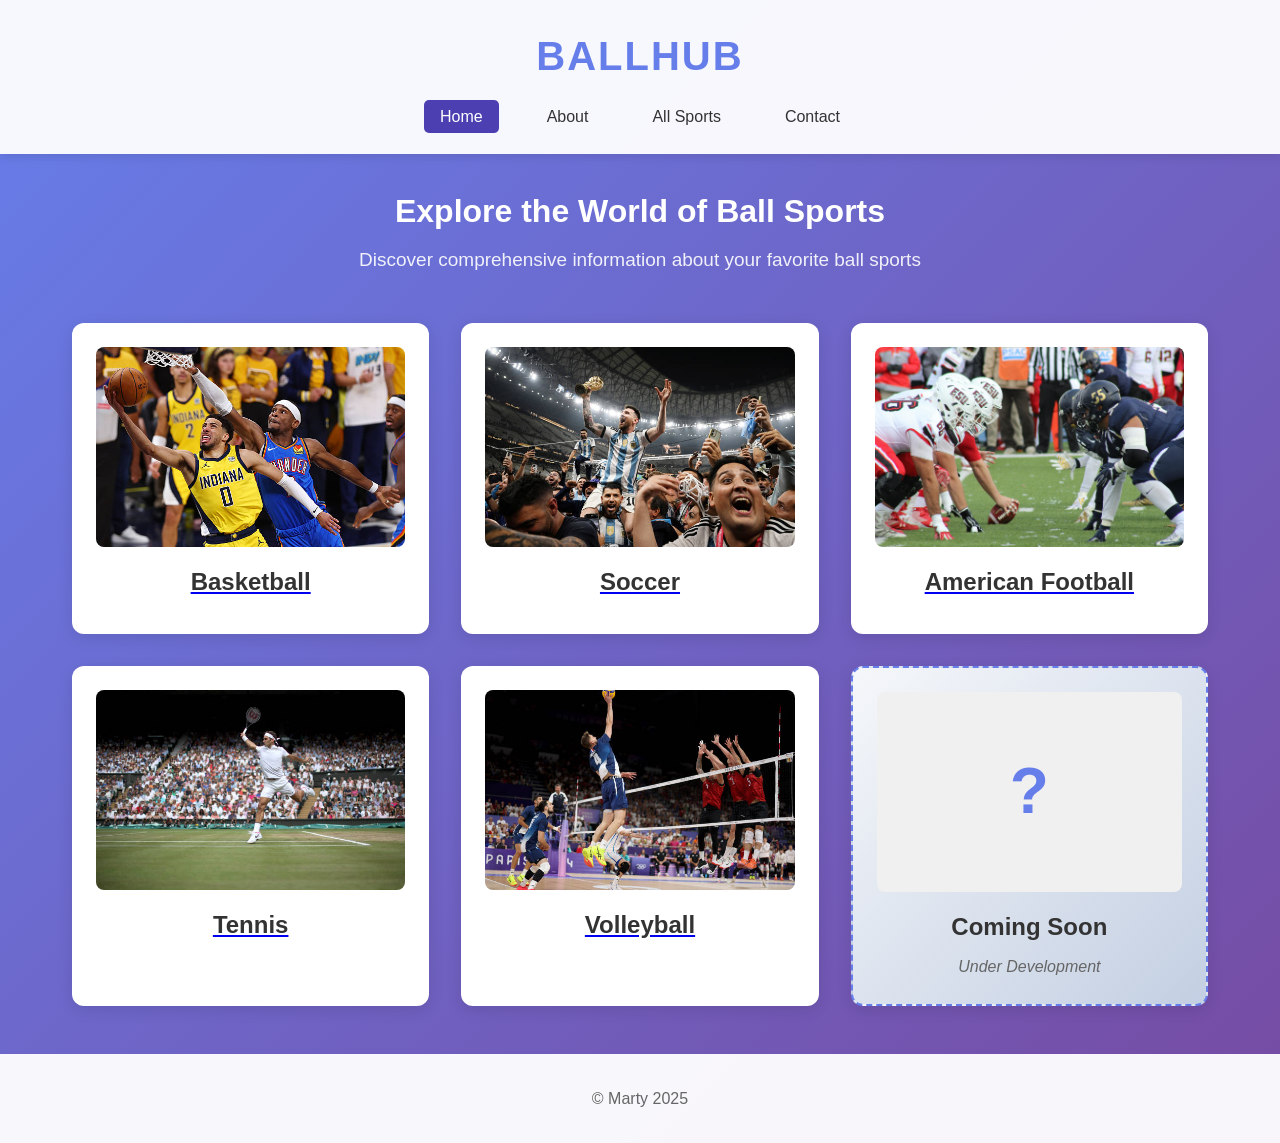
<file: index.html>
<!DOCTYPE html>
<html lang="en">
<head>
    <meta charset="UTF-8">
    <meta name="viewport" content="width=device-width, initial-scale=1.0">
    <title>BallHub - Your Sports Information Hub</title>
    <link rel="stylesheet" href="css/style.css">
</head>
<body>
    
    <a href="#main-content" class="skip-link">Skip to Main Content</a>


    <header>
        <h1 class="site-title">BallHub</h1>
        <nav>
            <ul class="nav-menu">
                <li><a href="index.html" class="active">Home</a></li>
                <li><a href="about.html">About</a></li>
                <li><a href="sports.html">All Sports</a></li>
                <li><a href="contact.html">Contact</a></li>
            </ul>
        </nav>
    </header>

    <main id="main-content">
        <section class="intro">
            <h2>Explore the World of Ball Sports</h2>
            <p>Discover comprehensive information about your favorite ball sports</p>
        </section>

        <section class="sports-grid">
            <article class="sport-card">
                <a href="basketball.html">
                    <div class="sport-image">
                        <img src="image/basketball1.jpg" alt="basketball cover page">
                    </div>
                    <h3>Basketball</h3>
                </a>
            </article>

            <article class="sport-card">
                <a href="soccer.html">
                    <div class="sport-image">
                        <img src="image/soccer2.jpg" alt="soccer cover page">
                    </div>
                    <h3>Soccer</h3>
                </a>
            </article>

            <article class="sport-card">
                <a href="american_football.html">
                    <div class="sport-image">
                        <img src="image/football1.jpg" alt="american football cover page">
                    </div>
                    <h3>American Football</h3>
                </a>
            </article>

            <article class="sport-card">
                <a href="tennis.html">
                    <div class="sport-image">
                        <img src="image/tennis0.jpg" alt="tennis cover page">
                    </div>
                    <h3>Tennis</h3>
                </a>
            </article>

            <article class="sport-card">
                <a href="volleyball.html">
                    <div class="sport-image">
                        <img src="image/volleyball1.jpg" alt="volleyball cover page">
                    </div>
                    <h3>Volleyball</h3>
                </a>
            </article>

            <article class="sport-card coming-soon">
                <div class="sport-image">
                    <div class="placeholder">?</div>
                </div>
                <h3>Coming Soon</h3>
                <p class="dev-note">Under Development</p>
            </article>
        </section>
    </main>

    
    <footer>
        <p>&copy; Marty 2025</p>
    </footer>
    <script src="js/script.js"></script>
</body>
</html>
</file>
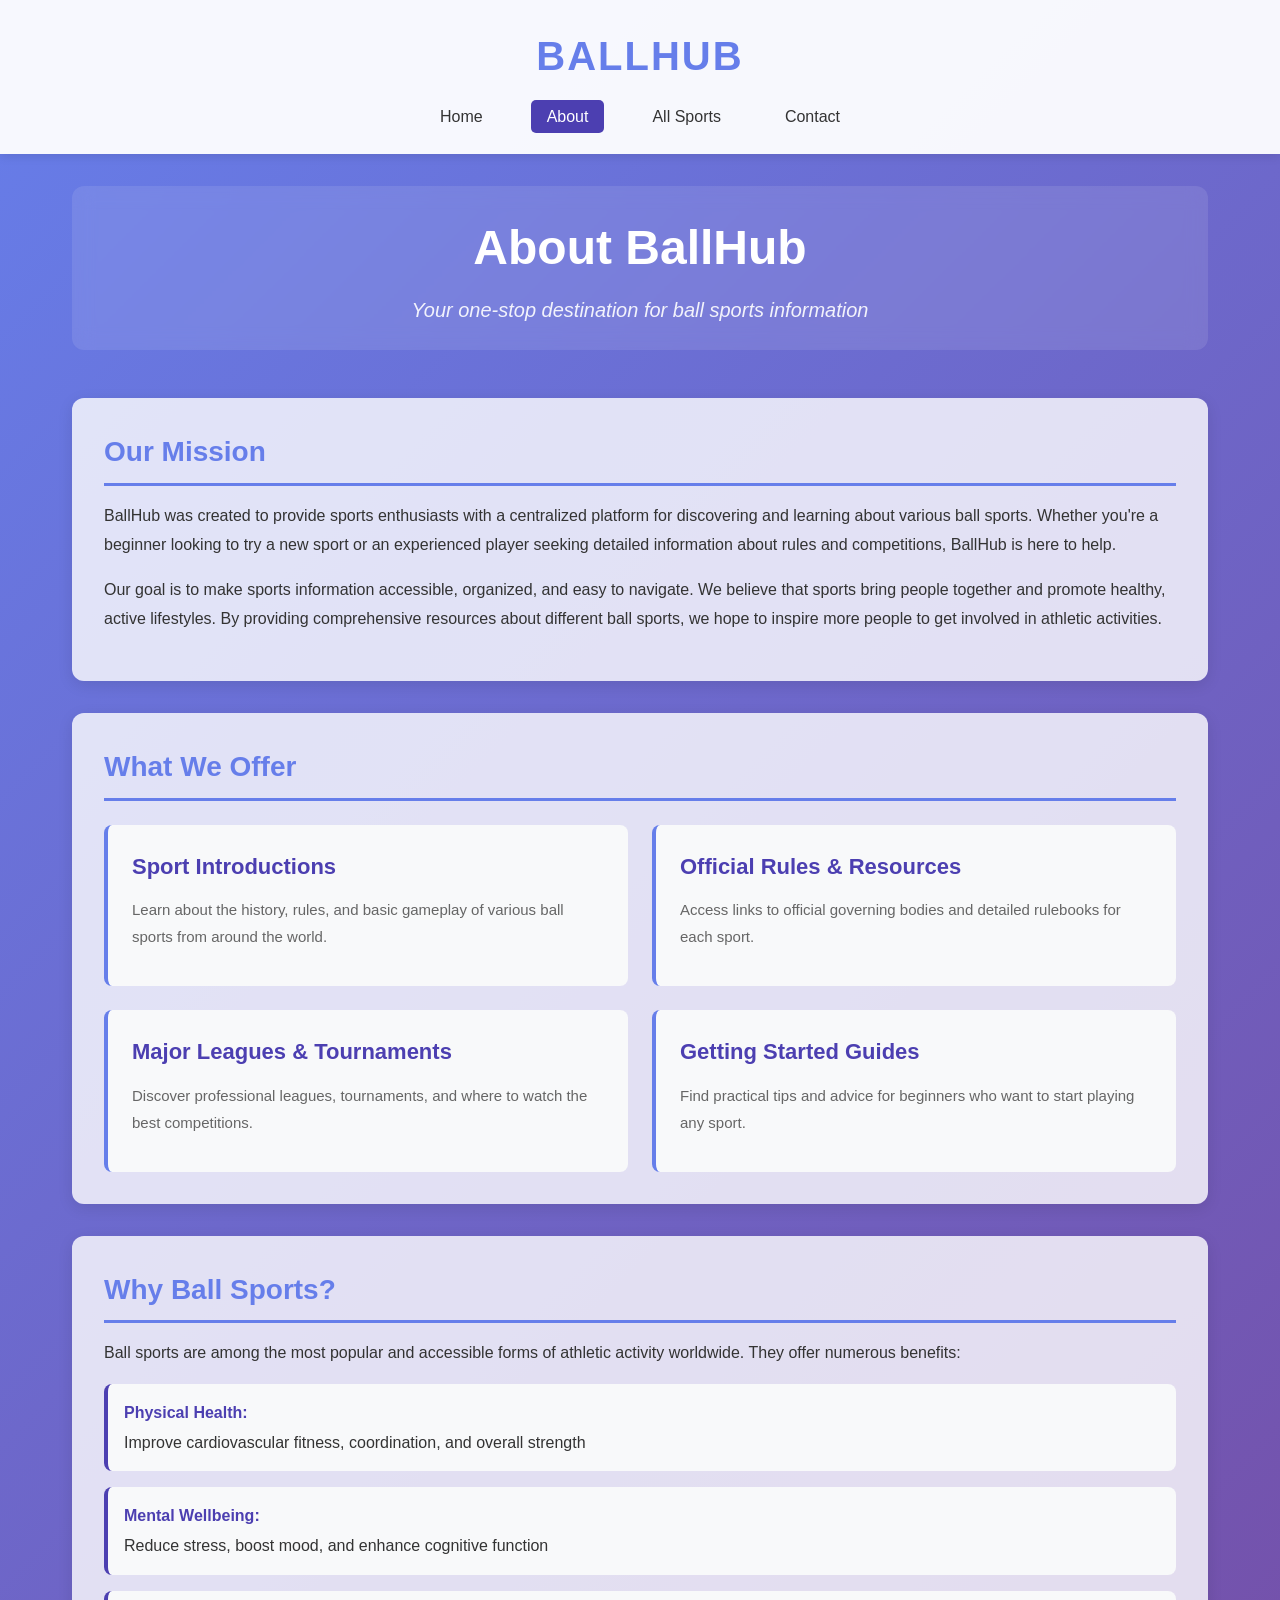
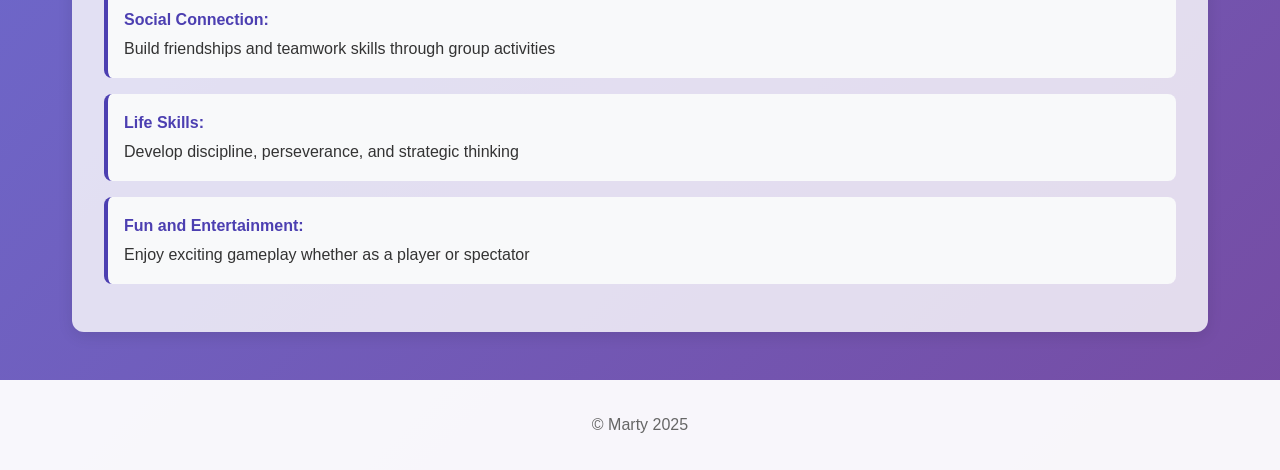
<file: about.html>
<!DOCTYPE html>
<html lang="en">
<head>
    <meta charset="UTF-8">
    <meta name="viewport" content="width=device-width, initial-scale=1.0">
    <title>About - BallHub</title>
    <link rel="stylesheet" href="css/ball.css">
</head>
<body>
    <a href="#main-content" class="skip-link">Skip to Main Content</a>

    <header>
        <h1 class="site-title">BallHub</h1>
        <nav>
            <ul class="nav-menu">
                <li><a href="index.html">Home</a></li>
                <li><a href="about.html" class="active">About</a></li>
                <li><a href="sports.html">All Sports</a></li>
                <li><a href="contact.html">Contact</a></li>
            </ul>
        </nav>
    </header>

    <main id="main-content">
        <section class="page-header">
            <h2>About BallHub</h2>
            <p class="subtitle">Your one-stop destination for ball sports information</p>
        </section>

        <section class="content-section">
            <h3>Our Mission</h3>
            <p>BallHub was created to provide sports enthusiasts with a centralized platform for discovering and learning about various ball sports. Whether you're a beginner looking to try a new sport or an experienced player seeking detailed information about rules and competitions, BallHub is here to help.</p>
            <p>Our goal is to make sports information accessible, organized, and easy to navigate. We believe that sports bring people together and promote healthy, active lifestyles. By providing comprehensive resources about different ball sports, we hope to inspire more people to get involved in athletic activities.</p>
        </section>

        <section class="content-section">
            <h3>What We Offer</h3>
            <div class="leagues-grid">
                <div class="league-card">
                    <h4>Sport Introductions</h4>
                    <p>Learn about the history, rules, and basic gameplay of various ball sports from around the world.</p>
                </div>
                <div class="league-card">
                    <h4>Official Rules & Resources</h4>
                    <p>Access links to official governing bodies and detailed rulebooks for each sport.</p>
                </div>
                <div class="league-card">
                    <h4>Major Leagues & Tournaments</h4>
                    <p>Discover professional leagues, tournaments, and where to watch the best competitions.</p>
                </div>
                <div class="league-card">
                    <h4>Getting Started Guides</h4>
                    <p>Find practical tips and advice for beginners who want to start playing any sport.</p>
                </div>
            </div>
        </section>

        <section class="content-section">
            <h3>Why Ball Sports?</h3>
            <p>Ball sports are among the most popular and accessible forms of athletic activity worldwide. They offer numerous benefits:</p>
            <ul class="tips-list">
                <li><strong>Physical Health:</strong> Improve cardiovascular fitness, coordination, and overall strength</li>
                <li><strong>Mental Wellbeing:</strong> Reduce stress, boost mood, and enhance cognitive function</li>
                <li><strong>Social Connection:</strong> Build friendships and teamwork skills through group activities</li>
                <li><strong>Life Skills:</strong> Develop discipline, perseverance, and strategic thinking</li>
                <li><strong>Fun and Entertainment:</strong> Enjoy exciting gameplay whether as a player or spectator</li>
            </ul>
        </section>

    </main>

    <footer>
        <p>&copy; Marty 2025</p>
    </footer>
    <script src="js/script.js"></script>
</body>
</html>
</file>
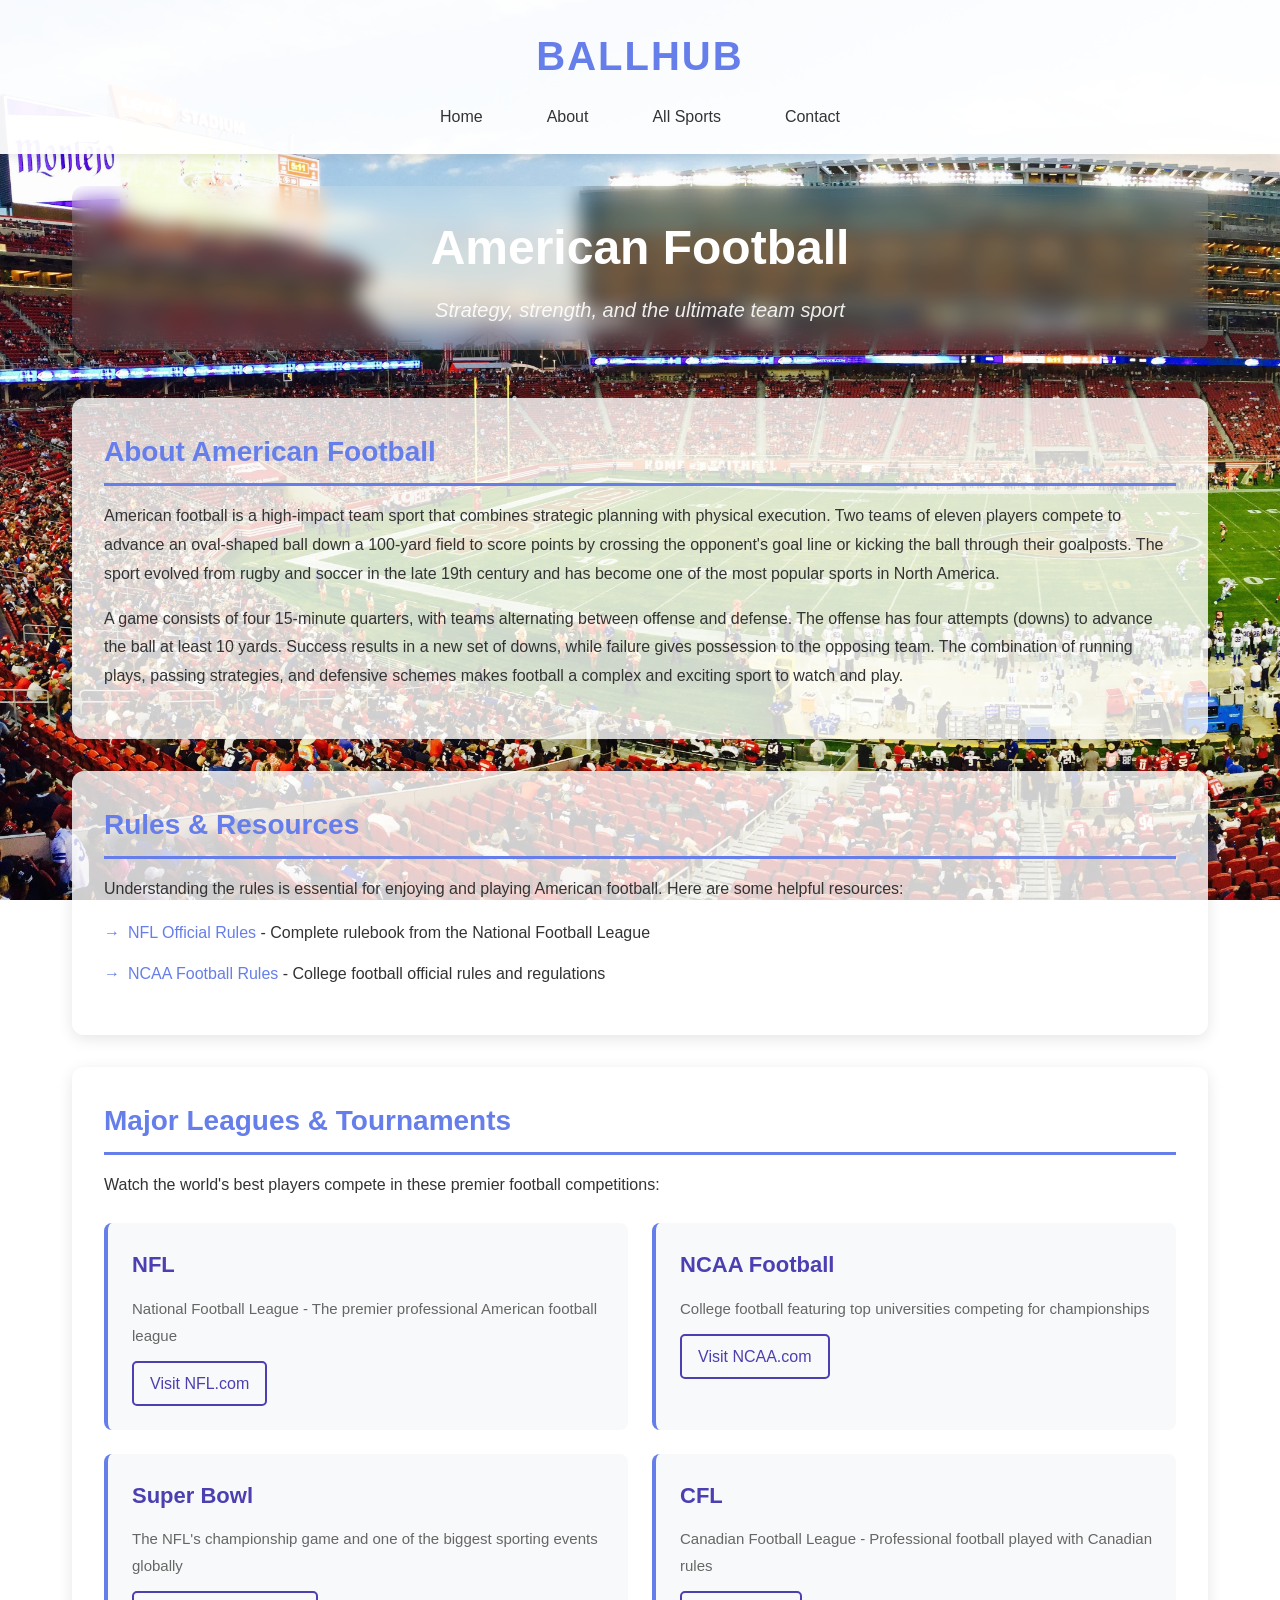
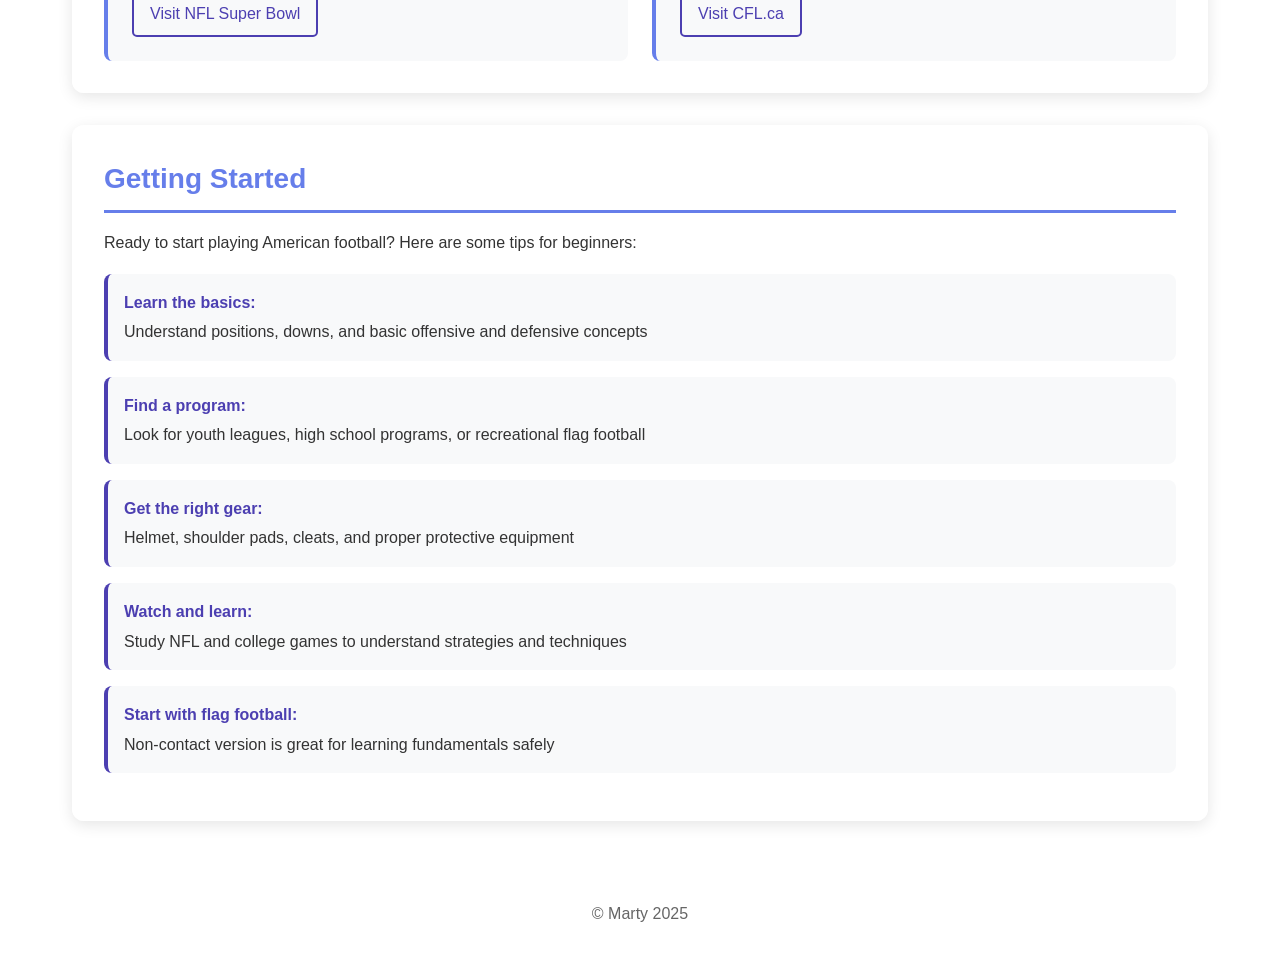
<file: american_football.html>
<!DOCTYPE html>
<html lang="en">
<head>
    <meta charset="UTF-8">
    <meta name="viewport" content="width=device-width, initial-scale=1.0">
    <title>American Football - BallHub</title>
    <link rel="stylesheet" href="css/ball.css">
</head>
<body class="football-page">
    
    <a href="#main-content" class="skip-link">Skip to Main Content</a>

    
    <header>
        <h1 class="site-title">BallHub</h1>
        <nav>
            <ul class="nav-menu">
                <li><a href="index.html">Home</a></li>
                <li><a href="about.html">About</a></li>
                <li><a href="sports.html">All Sports</a></li>
                <li><a href="contact.html">Contact</a></li>
            </ul>
        </nav>
    </header>

    
    <main id="main-content">
        
        <section class="page-header">
            <h2>American Football</h2>
            <p class="subtitle">Strategy, strength, and the ultimate team sport</p>
        </section>

        
        <section class="content-section">
            <h3>About American Football</h3>
            <p>American football is a high-impact team sport that combines strategic planning with physical execution. Two teams of eleven players compete to advance an oval-shaped ball down a 100-yard field to score points by crossing the opponent's goal line or kicking the ball through their goalposts. The sport evolved from rugby and soccer in the late 19th century and has become one of the most popular sports in North America.</p>
            <p>A game consists of four 15-minute quarters, with teams alternating between offense and defense. The offense has four attempts (downs) to advance the ball at least 10 yards. Success results in a new set of downs, while failure gives possession to the opposing team. The combination of running plays, passing strategies, and defensive schemes makes football a complex and exciting sport to watch and play.</p>
        </section>

        
        <section class="content-section">
            <h3>Rules & Resources</h3>
            <p>Understanding the rules is essential for enjoying and playing American football. Here are some helpful resources:</p>
            <ul class="resource-list">
                <li>
                    <a href="https://operations.nfl.com/the-rules/nfl-rulebook/" target="_blank" rel="noopener noreferrer">
                        NFL Official Rules
                    </a> - Complete rulebook from the National Football League
                </li>
                <li>
                    <a href="https://www.ncaa.org/sports/2013/11/26/football-rules-of-the-game.aspx" target="_blank" rel="noopener noreferrer">
                        NCAA Football Rules
                    </a> - College football official rules and regulations
                </li>
            </ul>
        </section>

        
        <section class="content-section">
            <h3>Major Leagues & Tournaments</h3>
            <p>Watch the world's best players compete in these premier football competitions:</p>
            <div class="leagues-grid">
                <div class="league-card">
                    <h4>NFL</h4>
                    <p>National Football League - The premier professional American football league</p>
                    <a href="https://www.nfl.com" target="_blank" rel="noopener noreferrer">Visit NFL.com</a>
                </div>
                <div class="league-card">
                    <h4>NCAA Football</h4>
                    <p>College football featuring top universities competing for championships</p>
                    <a href="https://www.ncaa.com/sports/football" target="_blank" rel="noopener noreferrer">Visit NCAA.com</a>
                </div>
                <div class="league-card">
                    <h4>Super Bowl</h4>
                    <p>The NFL's championship game and one of the biggest sporting events globally</p>
                    <a href="https://www.nfl.com/super-bowl/" target="_blank" rel="noopener noreferrer">Visit NFL Super Bowl</a>
                </div>
                <div class="league-card">
                    <h4>CFL</h4>
                    <p>Canadian Football League - Professional football played with Canadian rules</p>
                    <a href="https://www.cfl.ca" target="_blank" rel="noopener noreferrer">Visit CFL.ca</a>
                </div>
            </div>
        </section>

        
        <section class="content-section">
            <h3>Getting Started</h3>
            <p>Ready to start playing American football? Here are some tips for beginners:</p>
            <ul class="tips-list">
                <li><strong>Learn the basics:</strong> Understand positions, downs, and basic offensive and defensive concepts</li>
                <li><strong>Find a program:</strong> Look for youth leagues, high school programs, or recreational flag football</li>
                <li><strong>Get the right gear:</strong> Helmet, shoulder pads, cleats, and proper protective equipment</li>
                <li><strong>Watch and learn:</strong> Study NFL and college games to understand strategies and techniques</li>
                <li><strong>Start with flag football:</strong> Non-contact version is great for learning fundamentals safely</li>
            </ul>
        </section>
    </main>

    
    <footer>
        <p>&copy; Marty 2025</p>
    </footer>
    <script src="js/script.js"></script>
</body>
</html>
</file>
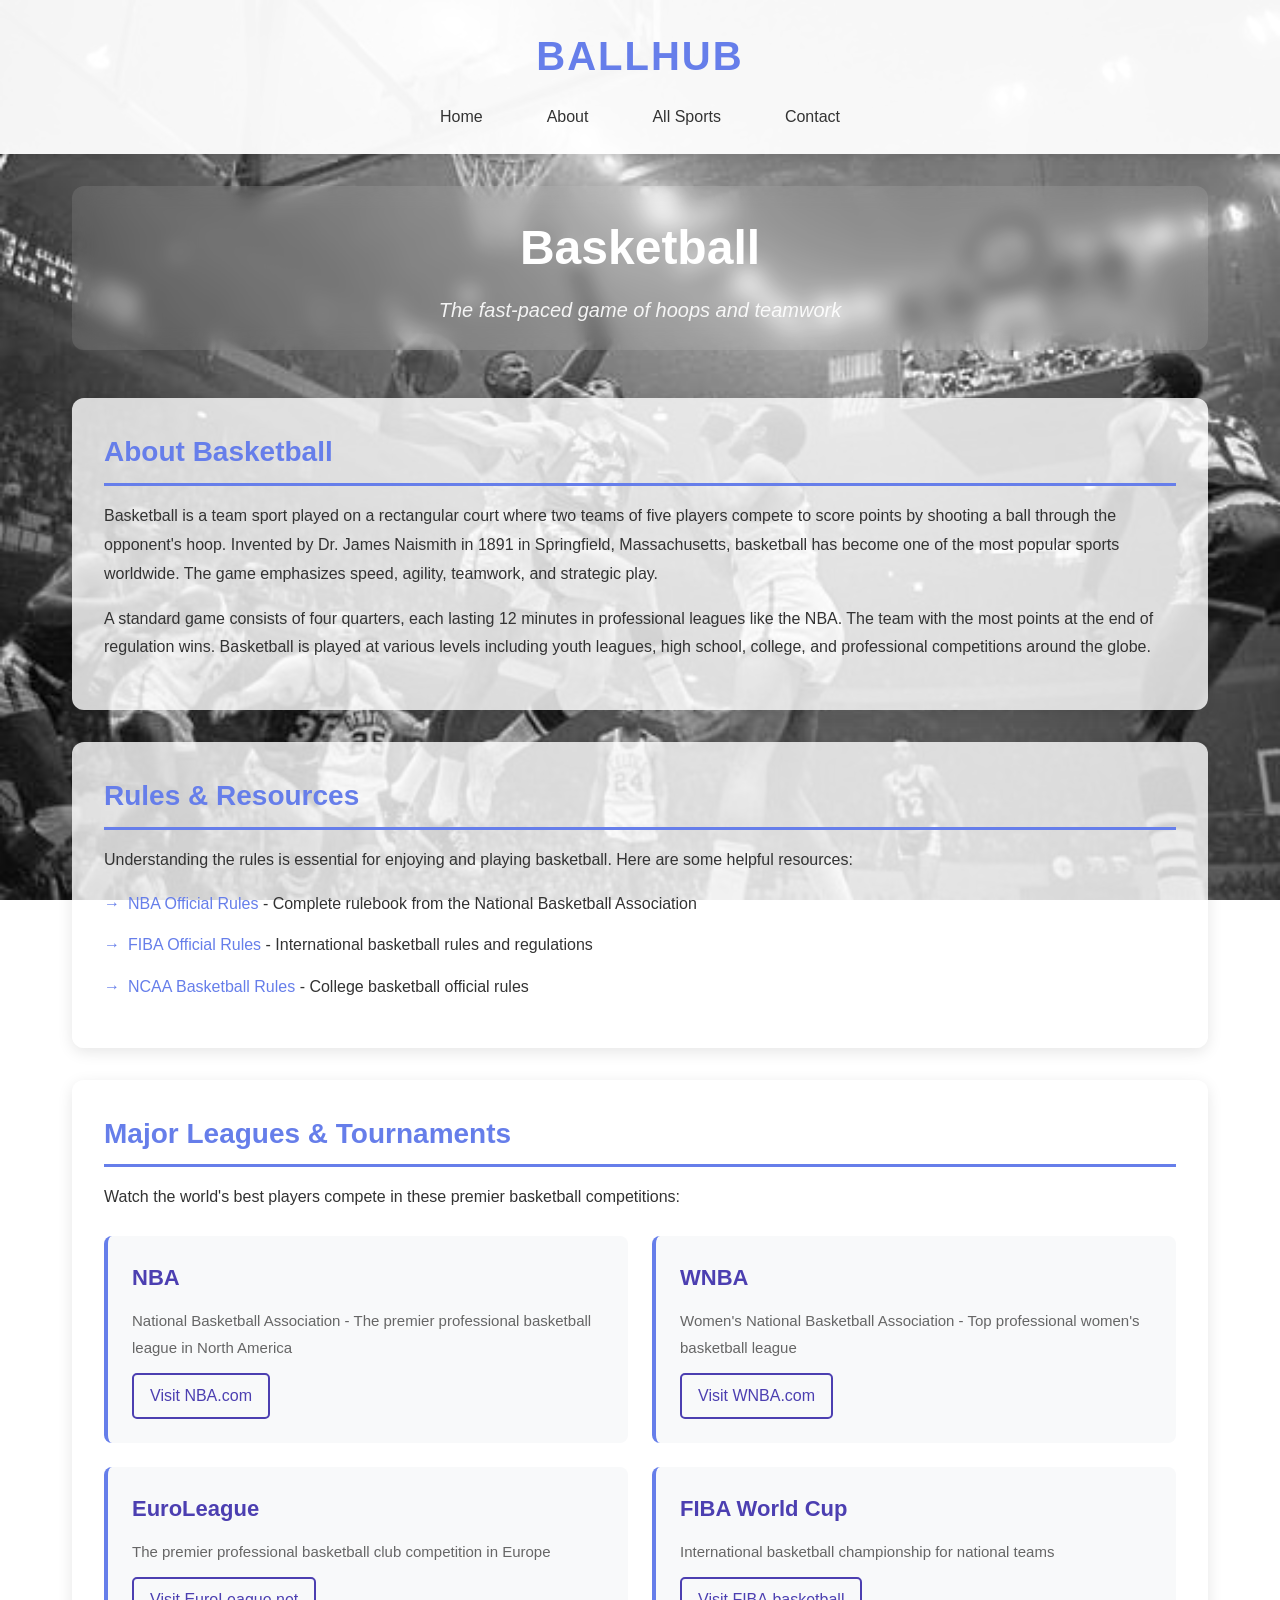
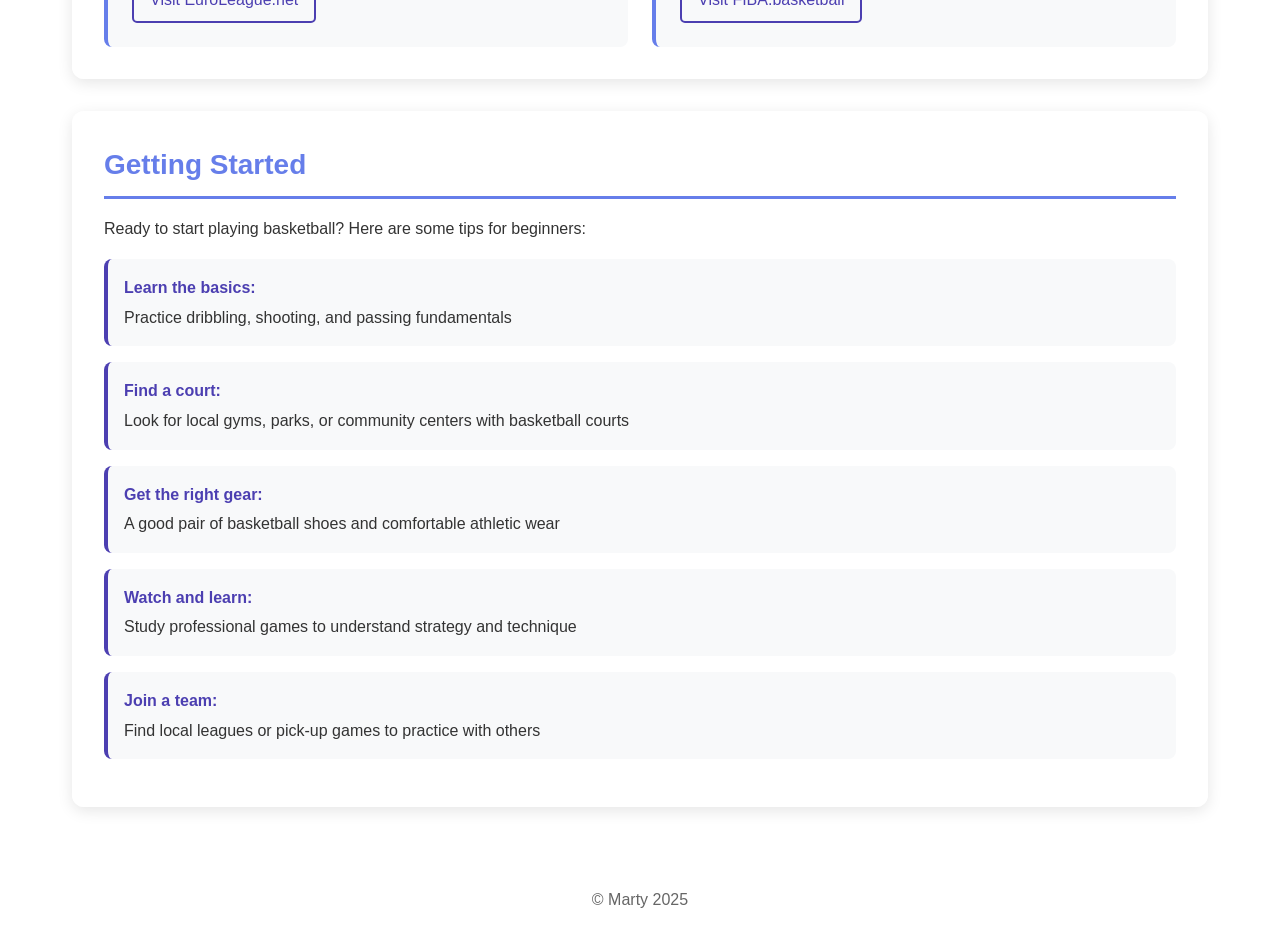
<file: basketball.html>
<!DOCTYPE html>
<html lang="en">
<head>
    <meta charset="UTF-8">
    <meta name="viewport" content="width=device-width, initial-scale=1.0">
    <title>Basketball - BallHub</title>
    <link rel="stylesheet" href="css/ball.css">
</head>
<body class="basketball-page">
    
    <a href="#main-content" class="skip-link">Skip to Main Content</a>

    
    <header>
        <h1 class="site-title">BallHub</h1>
        <nav>
            <ul class="nav-menu">
                <li><a href="index.html">Home</a></li>
                <li><a href="about.html">About</a></li>
                <li><a href="sports.html">All Sports</a></li>
                <li><a href="contact.html">Contact</a></li>
            </ul>
        </nav>
    </header>

    
    <main id="main-content">
        <section class="page-header">
            <h2>Basketball</h2>
            <p class="subtitle">The fast-paced game of hoops and teamwork</p>
        </section>

        <section class="content-section">
            <h3>About Basketball</h3>
            <p>Basketball is a team sport played on a rectangular court where two teams of five players compete to score points by shooting a ball through the opponent's hoop. Invented by Dr. James Naismith in 1891 in Springfield, Massachusetts, basketball has become one of the most popular sports worldwide. The game emphasizes speed, agility, teamwork, and strategic play.</p>
            <p>A standard game consists of four quarters, each lasting 12 minutes in professional leagues like the NBA. The team with the most points at the end of regulation wins. Basketball is played at various levels including youth leagues, high school, college, and professional competitions around the globe.</p>
        </section>

        <section class="content-section">
            <h3>Rules & Resources</h3>
            <p>Understanding the rules is essential for enjoying and playing basketball. Here are some helpful resources:</p>
            <ul class="resource-list">
                <li>
                    <a href="https://official.nba.com/rulebook" target="_blank" rel="noopener noreferrer">
                        NBA Official Rules
                    </a> - Complete rulebook from the National Basketball Association
                </li>
                <li>
                    <a href="https://about.fiba.basketball/en/our-sport/official-basketball-rules" target="_blank" rel="noopener noreferrer">
                        FIBA Official Rules
                    </a> - International basketball rules and regulations
                </li>
                <li>
                    <a href="https://www.ncaa.org/sports/2013/11/21/men-s-basketball-rules-of-the-game.aspx" target="_blank" rel="noopener noreferrer">
                        NCAA Basketball Rules
                    </a> - College basketball official rules
                </li>
            </ul>
        </section>

        
        <section class="content-section">
            <h3>Major Leagues & Tournaments</h3>
            <p>Watch the world's best players compete in these premier basketball competitions:</p>
            <div class="leagues-grid">
                <div class="league-card">
                    <h4>NBA</h4>
                    <p>National Basketball Association - The premier professional basketball league in North America</p>
                    <a href="https://www.nba.com" target="_blank" rel="noopener noreferrer">Visit NBA.com</a>
                </div>
                <div class="league-card">
                    <h4>WNBA</h4>
                    <p>Women's National Basketball Association - Top professional women's basketball league</p>
                    <a href="https://www.wnba.com" target="_blank" rel="noopener noreferrer">Visit WNBA.com</a>
                </div>
                <div class="league-card">
                    <h4>EuroLeague</h4>
                    <p>The premier professional basketball club competition in Europe</p>
                    <a href="https://www.euroleague.net" target="_blank" rel="noopener noreferrer">Visit EuroLeague.net</a>
                </div>
                <div class="league-card">
                    <h4>FIBA World Cup</h4>
                    <p>International basketball championship for national teams</p>
                    <a href="https://www.fiba.basketball" target="_blank" rel="noopener noreferrer">Visit FIBA.basketball</a>
                </div>
            </div>
        </section>

        <section class="content-section">
            <h3>Getting Started</h3>
            <p>Ready to start playing basketball? Here are some tips for beginners:</p>
            <ul class="tips-list">
                <li><strong>Learn the basics:</strong> Practice dribbling, shooting, and passing fundamentals</li>
                <li><strong>Find a court:</strong> Look for local gyms, parks, or community centers with basketball courts</li>
                <li><strong>Get the right gear:</strong> A good pair of basketball shoes and comfortable athletic wear</li>
                <li><strong>Watch and learn:</strong> Study professional games to understand strategy and technique</li>
                <li><strong>Join a team:</strong> Find local leagues or pick-up games to practice with others</li>
            </ul>
        </section>
    </main>

    <footer>
        <p>&copy; Marty 2025</p>
    </footer>
    <script src="js/script.js"></script>
</body>
</html>
</file>
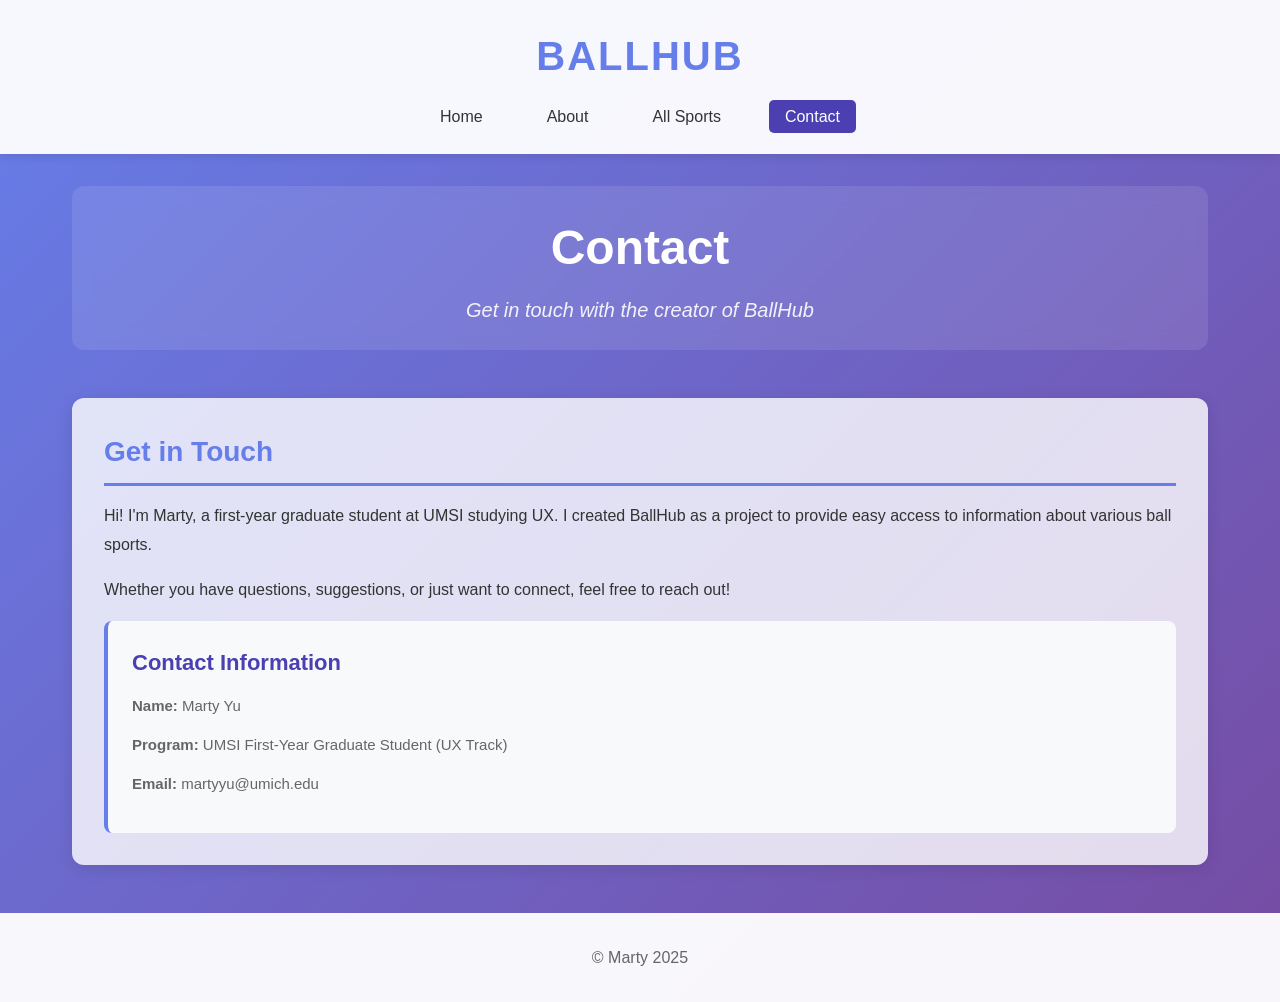
<file: contact.html>
<!DOCTYPE html>
<html lang="en">
<head>
    <meta charset="UTF-8">
    <meta name="viewport" content="width=device-width, initial-scale=1.0">
    <title>Contact - BallHub</title>
    <link rel="stylesheet" href="css/ball.css">
</head>
<body>
    <a href="#main-content" class="skip-link">Skip to Main Content</a>

    <header>
        <h1 class="site-title">BallHub</h1>
        <nav>
            <ul class="nav-menu">
                <li><a href="index.html">Home</a></li>
                <li><a href="about.html">About</a></li>
                <li><a href="sports.html">All Sports</a></li>
                <li><a href="contact.html" class="active">Contact</a></li>
            </ul>
        </nav>
    </header>

    <main id="main-content">
        <section class="page-header">
            <h2>Contact</h2>
            <p class="subtitle">Get in touch with the creator of BallHub</p>
        </section>

        <section class="content-section">
            <h3>Get in Touch</h3>
            <p>Hi! I'm Marty, a first-year graduate student at UMSI studying UX. I created BallHub as a project to provide easy access to information about various ball sports.</p>
            <p>Whether you have questions, suggestions, or just want to connect, feel free to reach out!</p>
            <div class="league-card">
                <h4>Contact Information</h4>
                <p><strong>Name:</strong> Marty Yu</p>
                <p><strong>Program:</strong> UMSI First-Year Graduate Student (UX Track)</p>
                <p><strong>Email:</strong> martyyu@umich.edu</p>
            </div>
        </section>
    </main>

    <footer>
        <p>&copy; Marty 2025</p>
    </footer>
    <script src="js/script.js"></script>
</body>
</html>
</file>
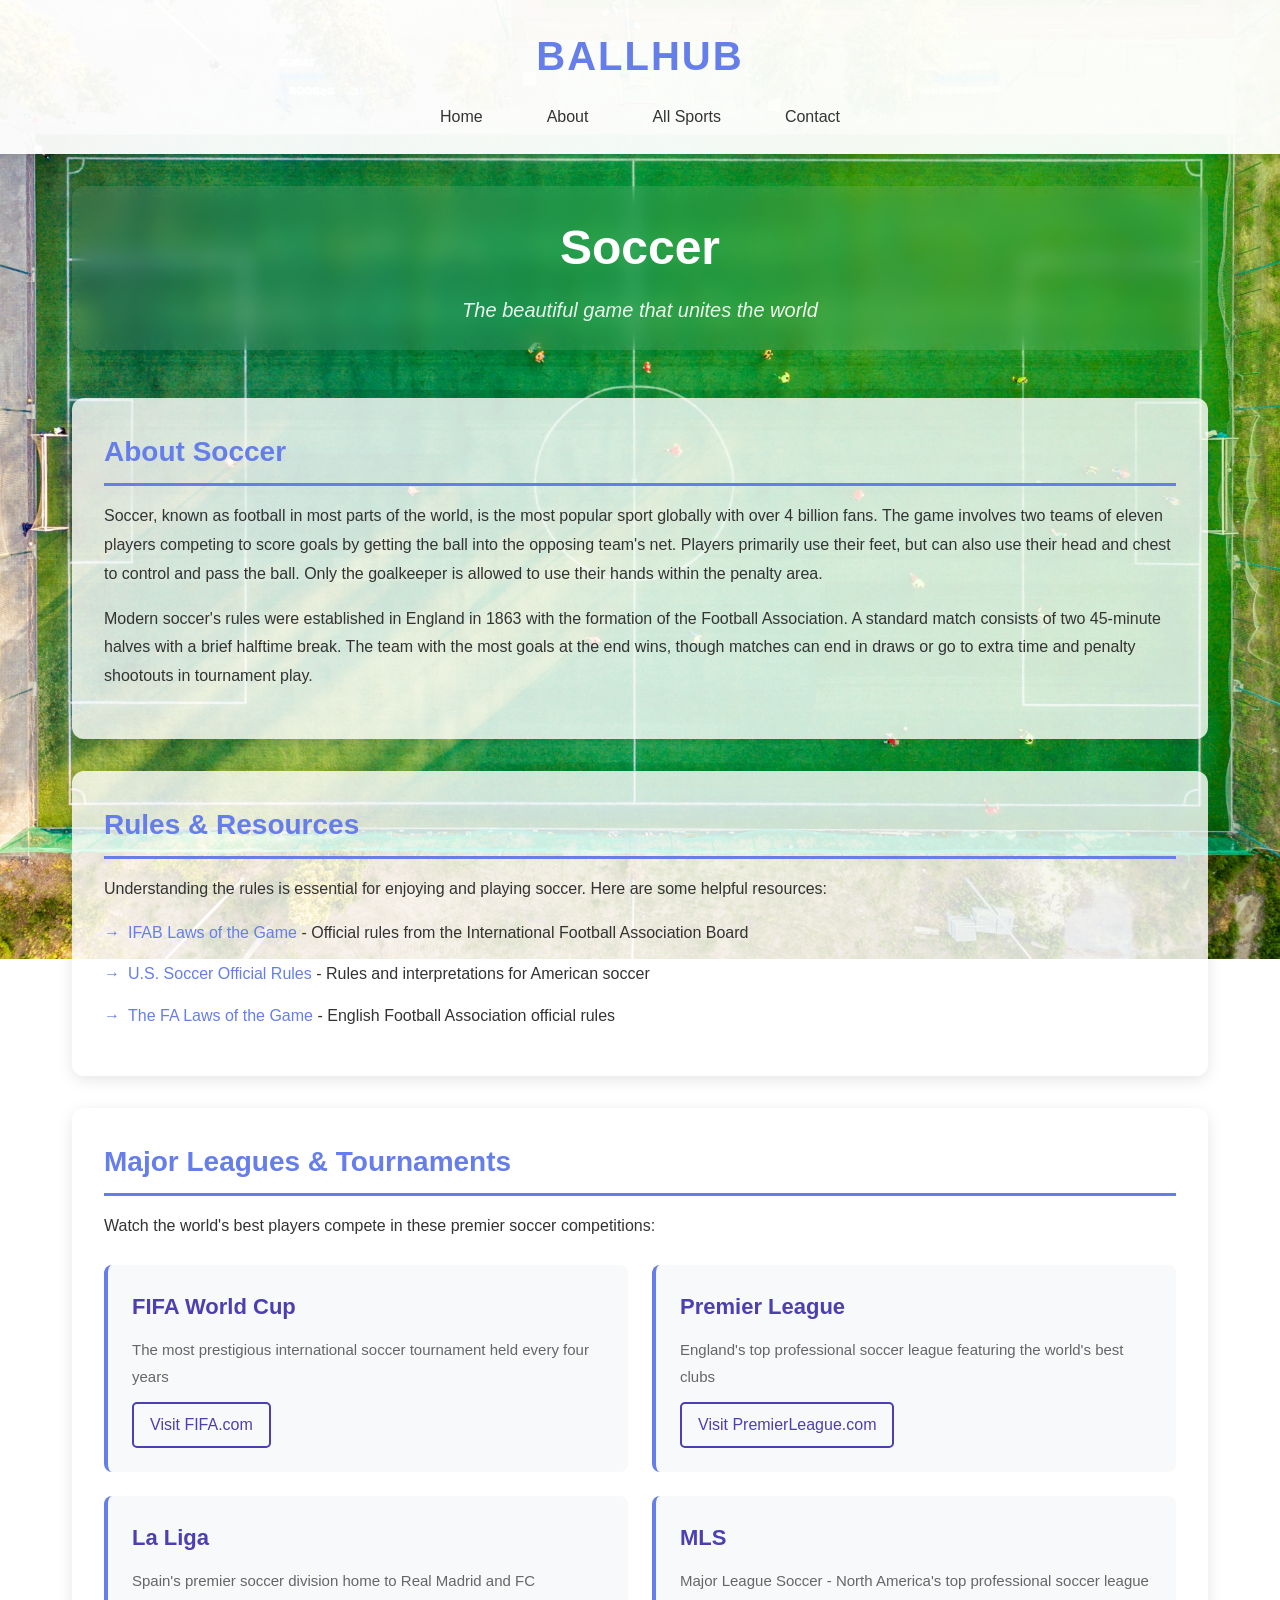
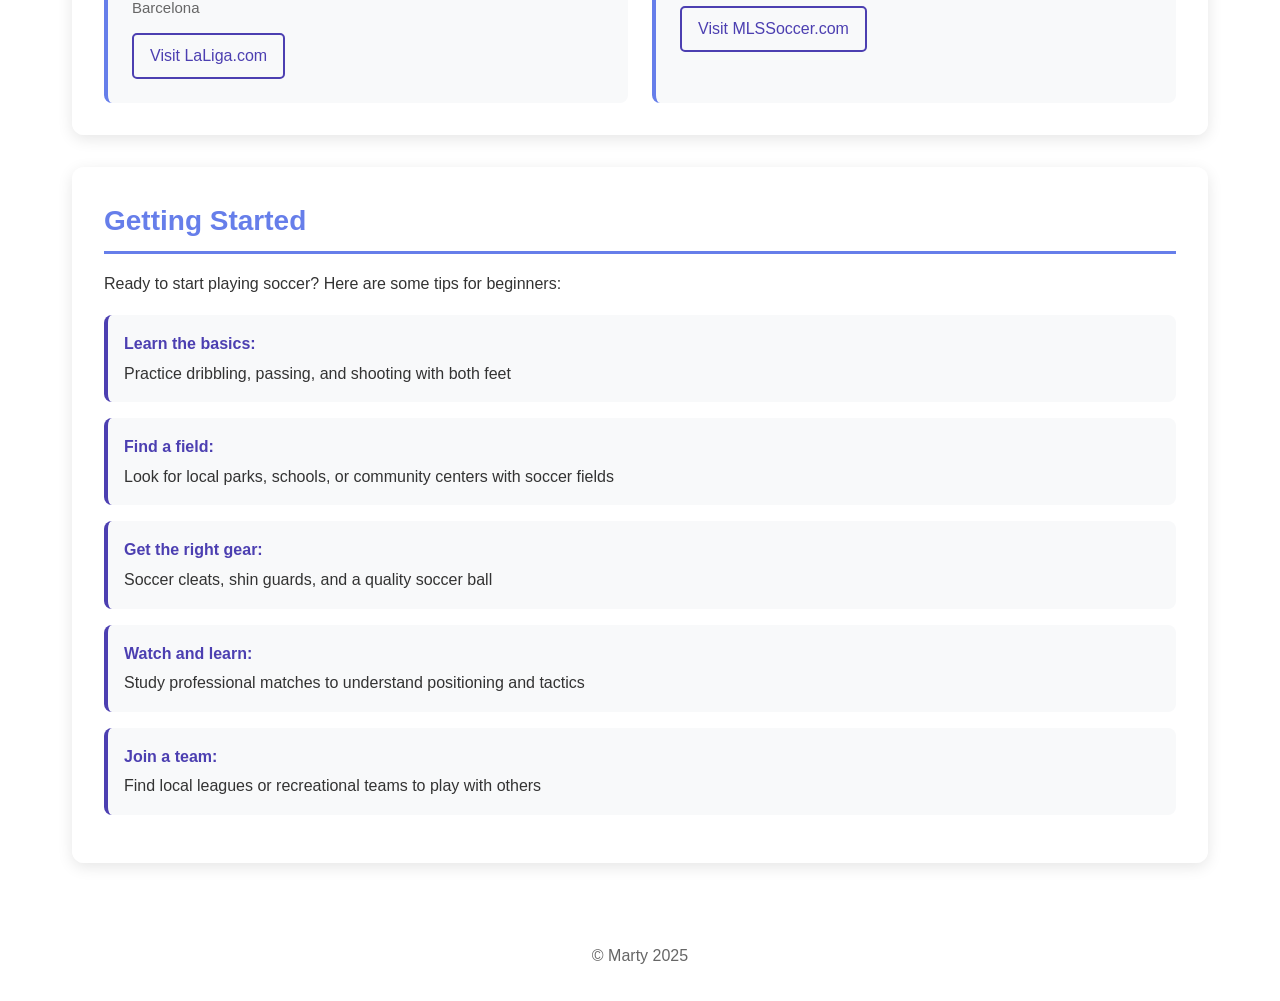
<file: soccer.html>
<!DOCTYPE html>
<html lang="en">
<head>
    <meta charset="UTF-8">
    <meta name="viewport" content="width=device-width, initial-scale=1.0">
    <title>Soccer - BallHub</title>
    <link rel="stylesheet" href="css/ball.css">
</head>
<body class="soccer-page">
    
    <a href="#main-content" class="skip-link">Skip to Main Content</a>

    
    <header>
        <h1 class="site-title">BallHub</h1>
        <nav>
            <ul class="nav-menu">
                <li><a href="index.html">Home</a></li>
                <li><a href="about.html">About</a></li>
                <li><a href="sports.html">All Sports</a></li>
                <li><a href="contact.html">Contact</a></li>
            </ul>
        </nav>
    </header>

    
    <main id="main-content">
        <section class="page-header">
            <h2>Soccer</h2>
            <p class="subtitle">The beautiful game that unites the world</p>
        </section>

        
        <section class="content-section">
            <h3>About Soccer</h3>
            <p>Soccer, known as football in most parts of the world, is the most popular sport globally with over 4 billion fans. The game involves two teams of eleven players competing to score goals by getting the ball into the opposing team's net. Players primarily use their feet, but can also use their head and chest to control and pass the ball. Only the goalkeeper is allowed to use their hands within the penalty area.</p>
            <p>Modern soccer's rules were established in England in 1863 with the formation of the Football Association. A standard match consists of two 45-minute halves with a brief halftime break. The team with the most goals at the end wins, though matches can end in draws or go to extra time and penalty shootouts in tournament play.</p>
        </section>

        
        <section class="content-section">
            <h3>Rules & Resources</h3>
            <p>Understanding the rules is essential for enjoying and playing soccer. Here are some helpful resources:</p>
            <ul class="resource-list">
                <li>
                    <a href="https://www.theifab.com/laws-of-the-game-documents/?language=all&year=2025%2F26" target="_blank" rel="noopener noreferrer">
                        IFAB Laws of the Game
                    </a> - Official rules from the International Football Association Board
                </li>
                <li>
                    <a href="https://www.soccer.com/guide/rules-of-soccer-guide" target="_blank" rel="noopener noreferrer">
                        U.S. Soccer Official Rules
                    </a> - Rules and interpretations for American soccer
                </li>
                <li>
                    <a href="https://www.thefa.com/football-rules-governance/lawsandrules" target="_blank" rel="noopener noreferrer">
                        The FA Laws of the Game
                    </a> - English Football Association official rules
                </li>
            </ul>
        </section>

        
        <section class="content-section">
            <h3>Major Leagues & Tournaments</h3>
            <p>Watch the world's best players compete in these premier soccer competitions:</p>
            <div class="leagues-grid">
                <div class="league-card">
                    <h4>FIFA World Cup</h4>
                    <p>The most prestigious international soccer tournament held every four years</p>
                    <a href="https://www.fifa.com" target="_blank" rel="noopener noreferrer">Visit FIFA.com</a>
                </div>
                <div class="league-card">
                    <h4>Premier League</h4>
                    <p>England's top professional soccer league featuring the world's best clubs</p>
                    <a href="https://www.premierleague.com" target="_blank" rel="noopener noreferrer">Visit PremierLeague.com</a>
                </div>
                <div class="league-card">
                    <h4>La Liga</h4>
                    <p>Spain's premier soccer division home to Real Madrid and FC Barcelona</p>
                    <a href="https://www.laliga.com" target="_blank" rel="noopener noreferrer">Visit LaLiga.com</a>
                </div>
                <div class="league-card">
                    <h4>MLS</h4>
                    <p>Major League Soccer - North America's top professional soccer league</p>
                    <a href="https://www.mlssoccer.com" target="_blank" rel="noopener noreferrer">Visit MLSSoccer.com</a>
                </div>
            </div>
        </section>

        
        <section class="content-section">
            <h3>Getting Started</h3>
            <p>Ready to start playing soccer? Here are some tips for beginners:</p>
            <ul class="tips-list">
                <li><strong>Learn the basics:</strong> Practice dribbling, passing, and shooting with both feet</li>
                <li><strong>Find a field:</strong> Look for local parks, schools, or community centers with soccer fields</li>
                <li><strong>Get the right gear:</strong> Soccer cleats, shin guards, and a quality soccer ball</li>
                <li><strong>Watch and learn:</strong> Study professional matches to understand positioning and tactics</li>
                <li><strong>Join a team:</strong> Find local leagues or recreational teams to play with others</li>
            </ul>
        </section>
    </main>

    
    <footer>
        <p>&copy; Marty 2025</p>
    </footer>
    <script src="js/script.js"></script>
</body>
</html>
</file>
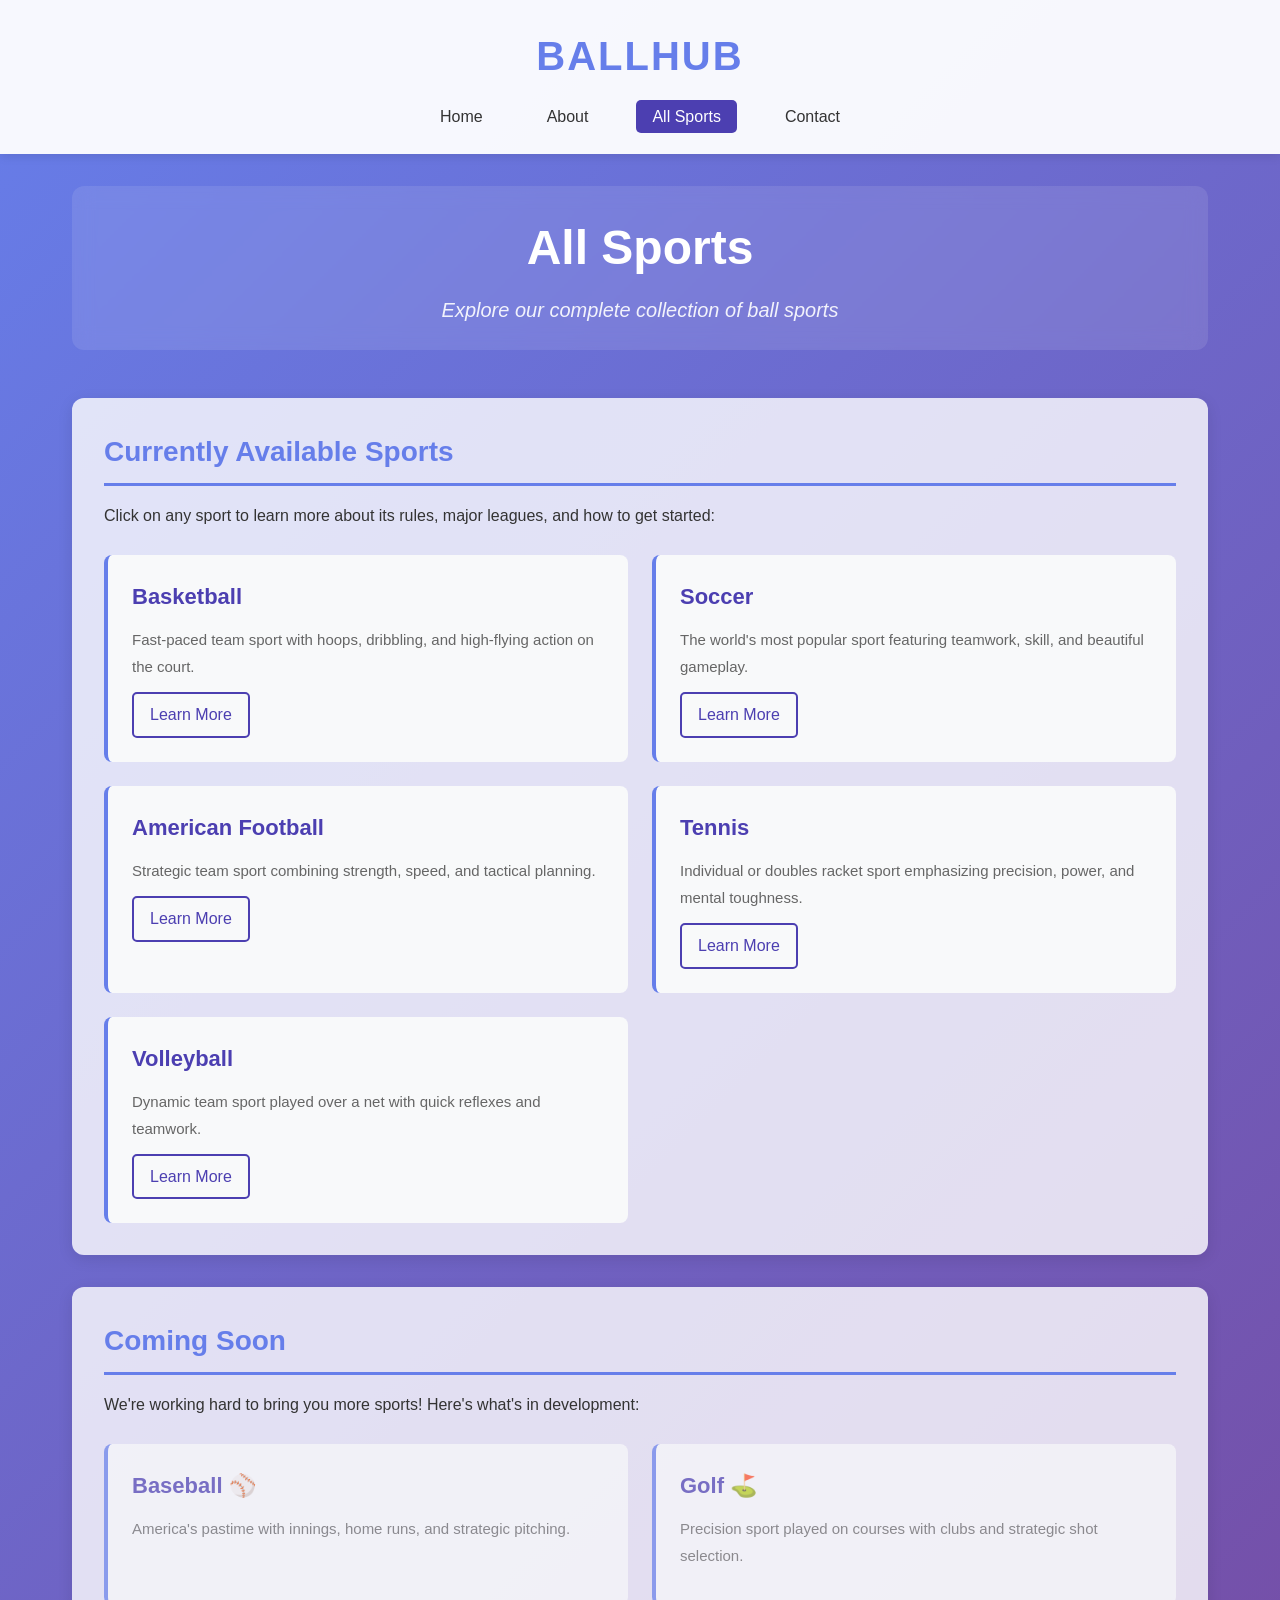
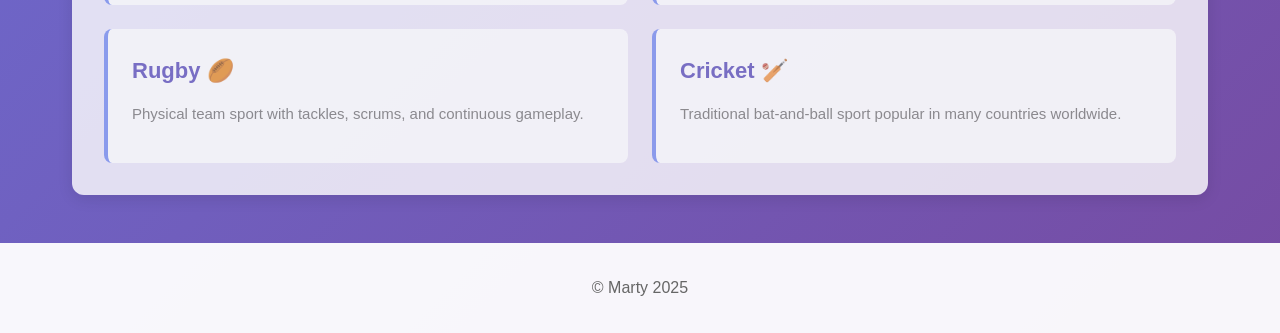
<file: sports.html>
<!DOCTYPE html>
<html lang="en">
<head>
    <meta charset="UTF-8">
    <meta name="viewport" content="width=device-width, initial-scale=1.0">
    <title>All Sports - BallHub</title>
    <link rel="stylesheet" href="css/ball.css">
</head>
<body>
    <a href="#main-content" class="skip-link">Skip to Main Content</a>


    <header>
        <h1 class="site-title">BallHub</h1>
        <nav>
            <ul class="nav-menu">
                <li><a href="index.html">Home</a></li>
                <li><a href="about.html">About</a></li>
                <li><a href="sports.html" class="active">All Sports</a></li>
                <li><a href="contact.html">Contact</a></li>
            </ul>
        </nav>
    </header>


    <main id="main-content">
        <section class="page-header">
            <h2>All Sports</h2>
            <p class="subtitle">Explore our complete collection of ball sports</p>
        </section>

        <section class="content-section">
            <h3>Currently Available Sports</h3>
            <p>Click on any sport to learn more about its rules, major leagues, and how to get started:</p>
            <div class="leagues-grid">
                <div class="league-card">
                    <h4>Basketball</h4>
                    <p>Fast-paced team sport with hoops, dribbling, and high-flying action on the court.</p>
                    <a href="basketball.html">Learn More</a>
                </div>
                <div class="league-card">
                    <h4>Soccer</h4>
                    <p>The world's most popular sport featuring teamwork, skill, and beautiful gameplay.</p>
                    <a href="soccer.html">Learn More</a>
                </div>
                <div class="league-card">
                    <h4>American Football</h4>
                    <p>Strategic team sport combining strength, speed, and tactical planning.</p>
                    <a href="football.html">Learn More</a>
                </div>
                <div class="league-card">
                    <h4>Tennis</h4>
                    <p>Individual or doubles racket sport emphasizing precision, power, and mental toughness.</p>
                    <a href="tennis.html">Learn More</a>
                </div>
                <div class="league-card">
                    <h4>Volleyball</h4>
                    <p>Dynamic team sport played over a net with quick reflexes and teamwork.</p>
                    <a href="volleyball.html">Learn More</a>
                </div>
            </div>
        </section>

        <section class="content-section">
            <h3>Coming Soon</h3>
            <p>We're working hard to bring you more sports! Here's what's in development:</p>
            <div class="leagues-grid">
                <div class="league-card" style="opacity: 0.7;">
                    <h4>Baseball ⚾</h4>
                    <p>America's pastime with innings, home runs, and strategic pitching.</p>
                </div>
                <div class="league-card" style="opacity: 0.7;">
                    <h4>Golf ⛳</h4>
                    <p>Precision sport played on courses with clubs and strategic shot selection.</p>
                </div>
                <div class="league-card" style="opacity: 0.7;">
                    <h4>Rugby 🏉</h4>
                    <p>Physical team sport with tackles, scrums, and continuous gameplay.</p>
                </div>
                <div class="league-card" style="opacity: 0.7;">
                    <h4>Cricket 🏏</h4>
                    <p>Traditional bat-and-ball sport popular in many countries worldwide.</p>
                </div>
            </div>
        </section>

    </main>
    <!-- For "Coming Soon" part I generate the content by generative AI (Claude) with the prompt "Give me a list of ball sports that can be added to the "coming soon" part of the site." together with index.html -->
    <footer>
        <p>&copy; Marty 2025</p>
    </footer>
    <script src="js/script.js"></script>
</body>
</html>
</file>
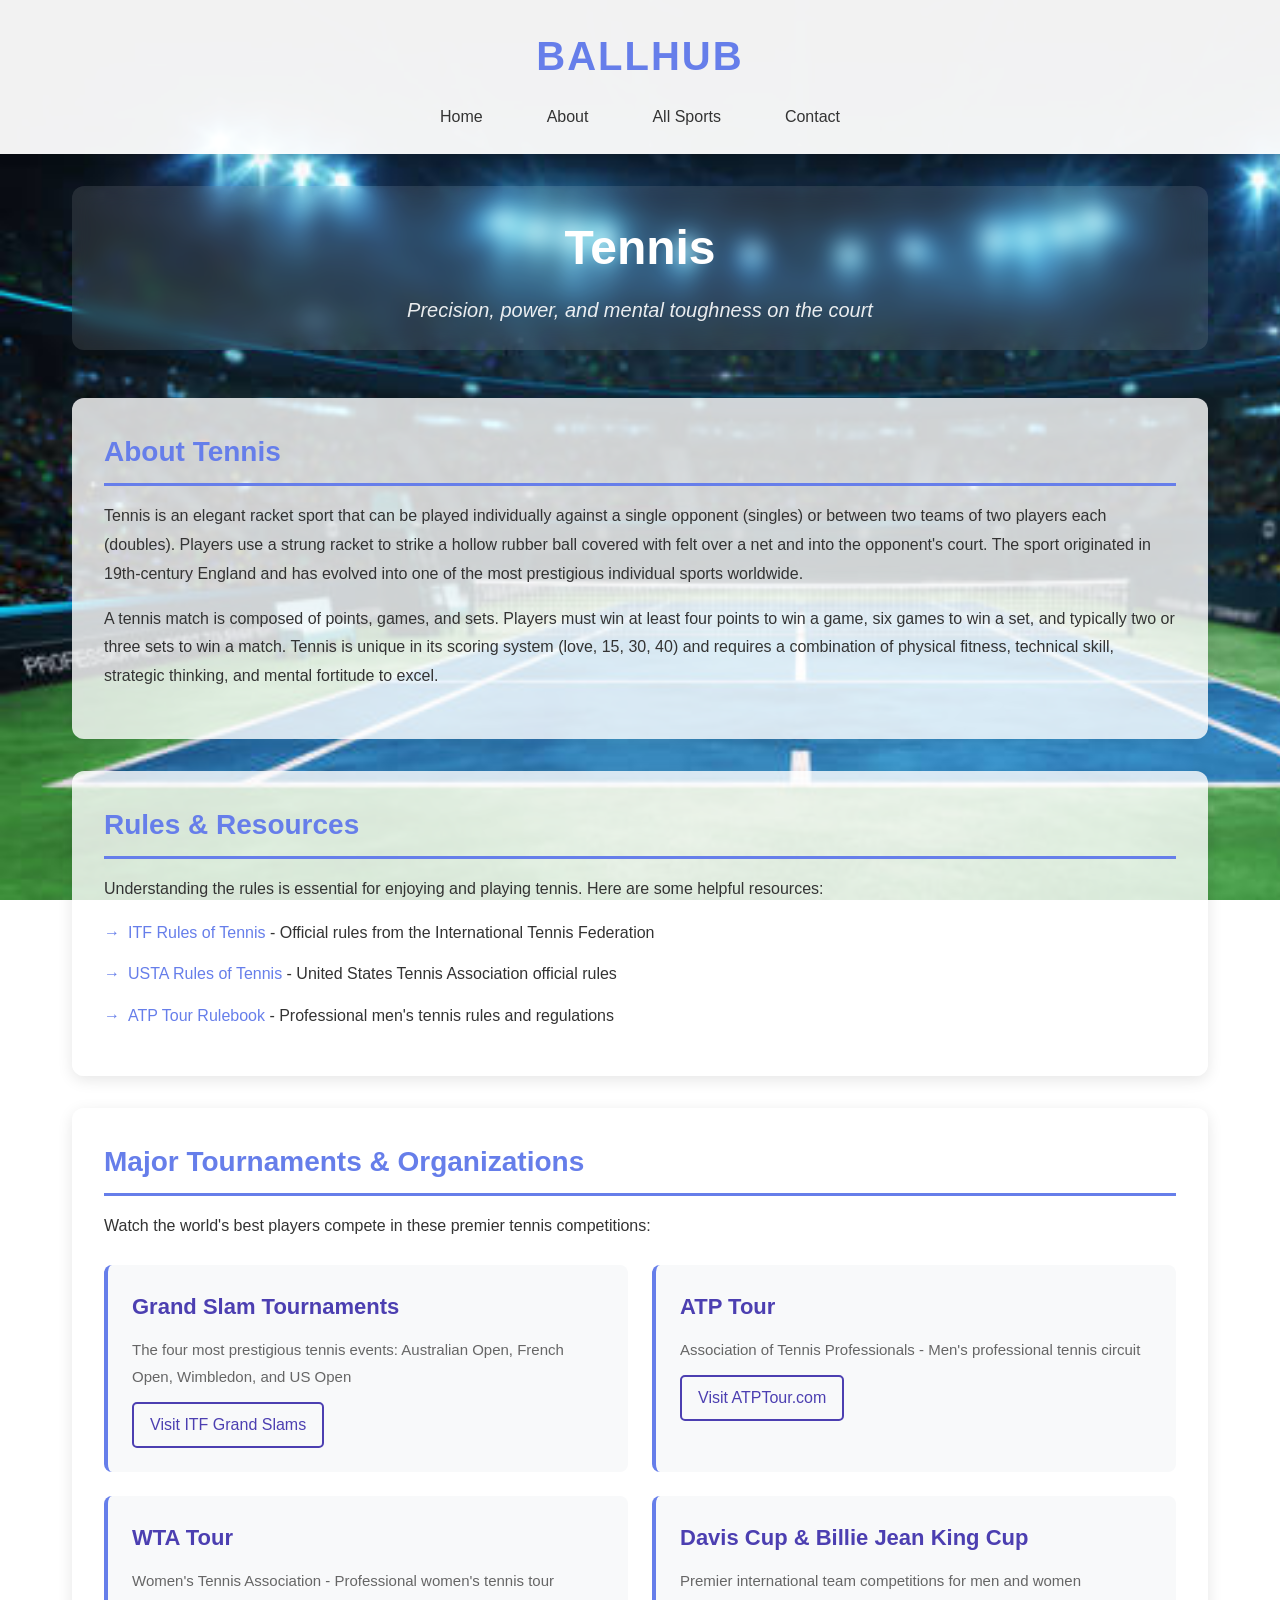
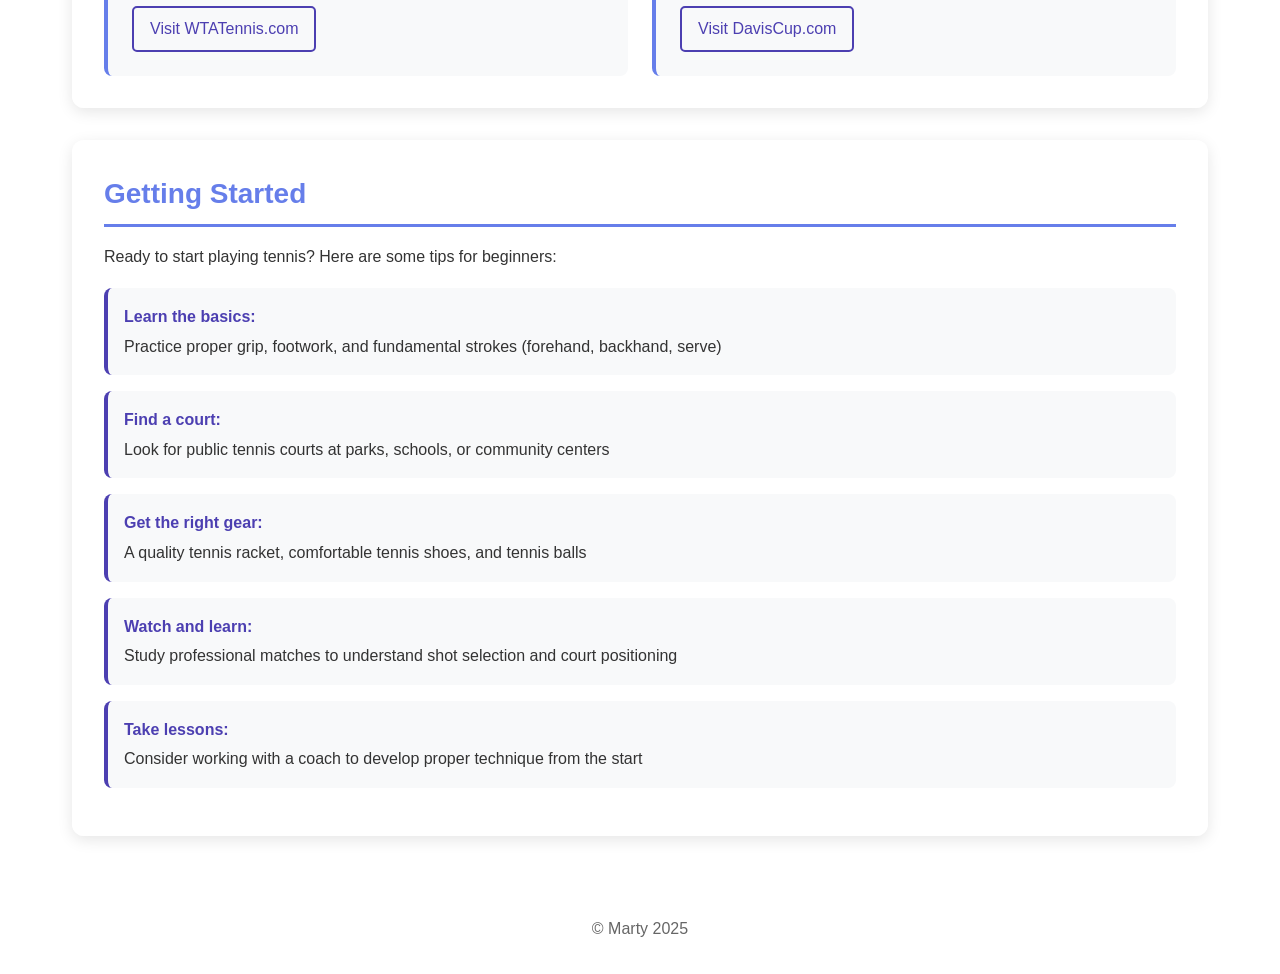
<file: tennis.html>
<!DOCTYPE html>
<html lang="en">
<head>
    <meta charset="UTF-8">
    <meta name="viewport" content="width=device-width, initial-scale=1.0">
    <title>Tennis - BallHub</title>
    <link rel="stylesheet" href="css/ball.css">
</head>
<body class="tennis-page">
    <a href="#main-content" class="skip-link">Skip to Main Content</a>

    
    <header>
        <h1 class="site-title">BallHub</h1>
        <nav>
            <ul class="nav-menu">
                <li><a href="index.html">Home</a></li>
                <li><a href="about.html">About</a></li>
                <li><a href="sports.html">All Sports</a></li>
                <li><a href="contact.html">Contact</a></li>
            </ul>
        </nav>
    </header>

    
    <main id="main-content">
        
        <section class="page-header">
            <h2>Tennis</h2>
            <p class="subtitle">Precision, power, and mental toughness on the court</p>
        </section>

        
        <section class="content-section">
            <h3>About Tennis</h3>
            <p>Tennis is an elegant racket sport that can be played individually against a single opponent (singles) or between two teams of two players each (doubles). Players use a strung racket to strike a hollow rubber ball covered with felt over a net and into the opponent's court. The sport originated in 19th-century England and has evolved into one of the most prestigious individual sports worldwide.</p>
            <p>A tennis match is composed of points, games, and sets. Players must win at least four points to win a game, six games to win a set, and typically two or three sets to win a match. Tennis is unique in its scoring system (love, 15, 30, 40) and requires a combination of physical fitness, technical skill, strategic thinking, and mental fortitude to excel.</p>
        </section>

        
        <section class="content-section">
            <h3>Rules & Resources</h3>
            <p>Understanding the rules is essential for enjoying and playing tennis. Here are some helpful resources:</p>
            <ul class="resource-list">
                <li>
                    <a href="https://www.itftennis.com/en/about-us/governance/rules-and-regulations/" target="_blank" rel="noopener noreferrer">
                        ITF Rules of Tennis
                    </a> - Official rules from the International Tennis Federation
                </li>
                <li>
                    <a href="https://www.usta.com/en/home/improve/tennis-rules.html" target="_blank" rel="noopener noreferrer">
                        USTA Rules of Tennis
                    </a> - United States Tennis Association official rules
                </li>
                <li>
                    <a href="https://www.atptour.com/en/corporate/rulebook" target="_blank" rel="noopener noreferrer">
                        ATP Tour Rulebook
                    </a> - Professional men's tennis rules and regulations
                </li>
            </ul>
        </section>

        
        <section class="content-section">
            <h3>Major Tournaments & Organizations</h3>
            <p>Watch the world's best players compete in these premier tennis competitions:</p>
            <div class="leagues-grid">
                <div class="league-card">
                    <h4>Grand Slam Tournaments</h4>
                    <p>The four most prestigious tennis events: Australian Open, French Open, Wimbledon, and US Open</p>
                    <a href="https://www.itftennis.com/en/tournaments/grand-slams/" target="_blank" rel="noopener noreferrer">Visit ITF Grand Slams</a>
                </div>
                <div class="league-card">
                    <h4>ATP Tour</h4>
                    <p>Association of Tennis Professionals - Men's professional tennis circuit</p>
                    <a href="https://www.atptour.com" target="_blank" rel="noopener noreferrer">Visit ATPTour.com</a>
                </div>
                <div class="league-card">
                    <h4>WTA Tour</h4>
                    <p>Women's Tennis Association - Professional women's tennis tour</p>
                    <a href="https://www.wtatennis.com" target="_blank" rel="noopener noreferrer">Visit WTATennis.com</a>
                </div>
                <div class="league-card">
                    <h4>Davis Cup & Billie Jean King Cup</h4>
                    <p>Premier international team competitions for men and women</p>
                    <a href="https://www.daviscup.com" target="_blank" rel="noopener noreferrer">Visit DavisCup.com</a>
                </div>
            </div>
        </section>

        
        <section class="content-section">
            <h3>Getting Started</h3>
            <p>Ready to start playing tennis? Here are some tips for beginners:</p>
            <ul class="tips-list">
                <li><strong>Learn the basics:</strong> Practice proper grip, footwork, and fundamental strokes (forehand, backhand, serve)</li>
                <li><strong>Find a court:</strong> Look for public tennis courts at parks, schools, or community centers</li>
                <li><strong>Get the right gear:</strong> A quality tennis racket, comfortable tennis shoes, and tennis balls</li>
                <li><strong>Watch and learn:</strong> Study professional matches to understand shot selection and court positioning</li>
                <li><strong>Take lessons:</strong> Consider working with a coach to develop proper technique from the start</li>
            </ul>
        </section>
    </main>


    <footer>
        <p>&copy; Marty 2025</p>
    </footer>
    <script src="js/script.js"></script>
</body>
</html>
</file>
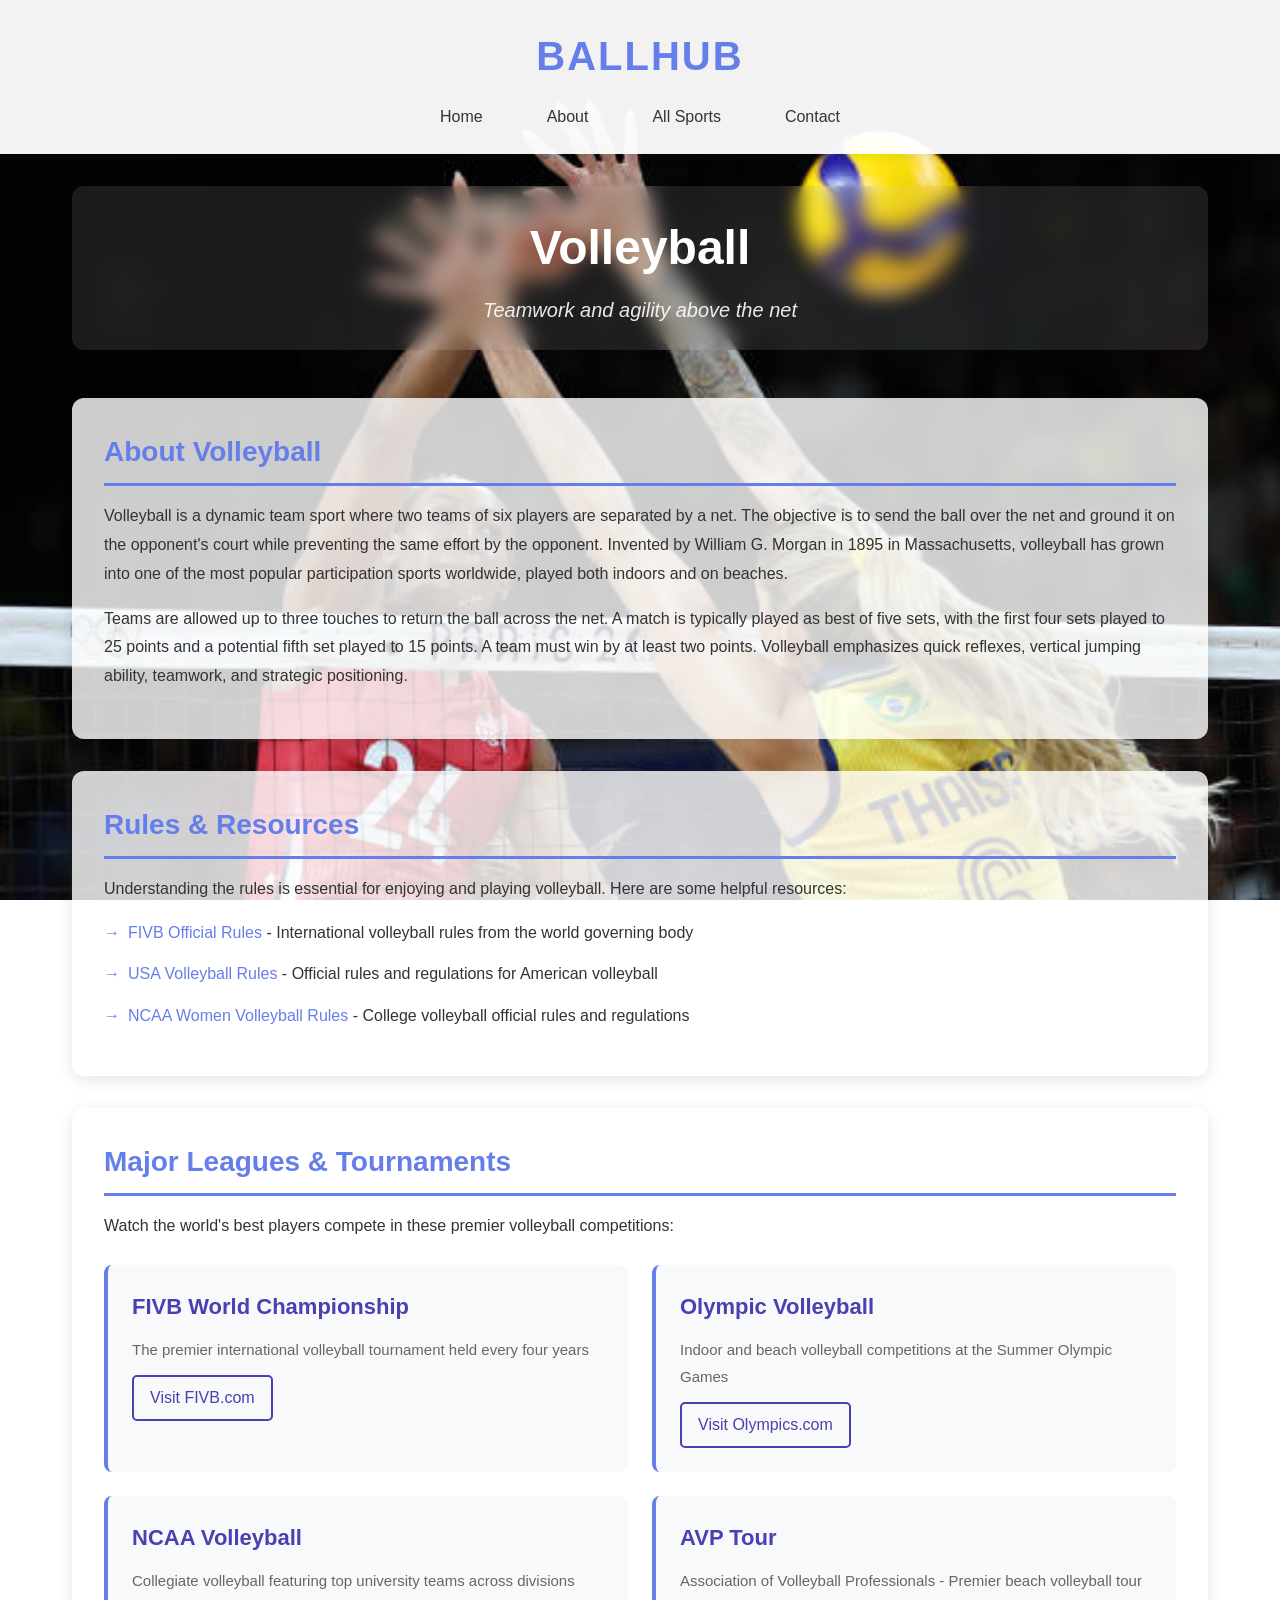
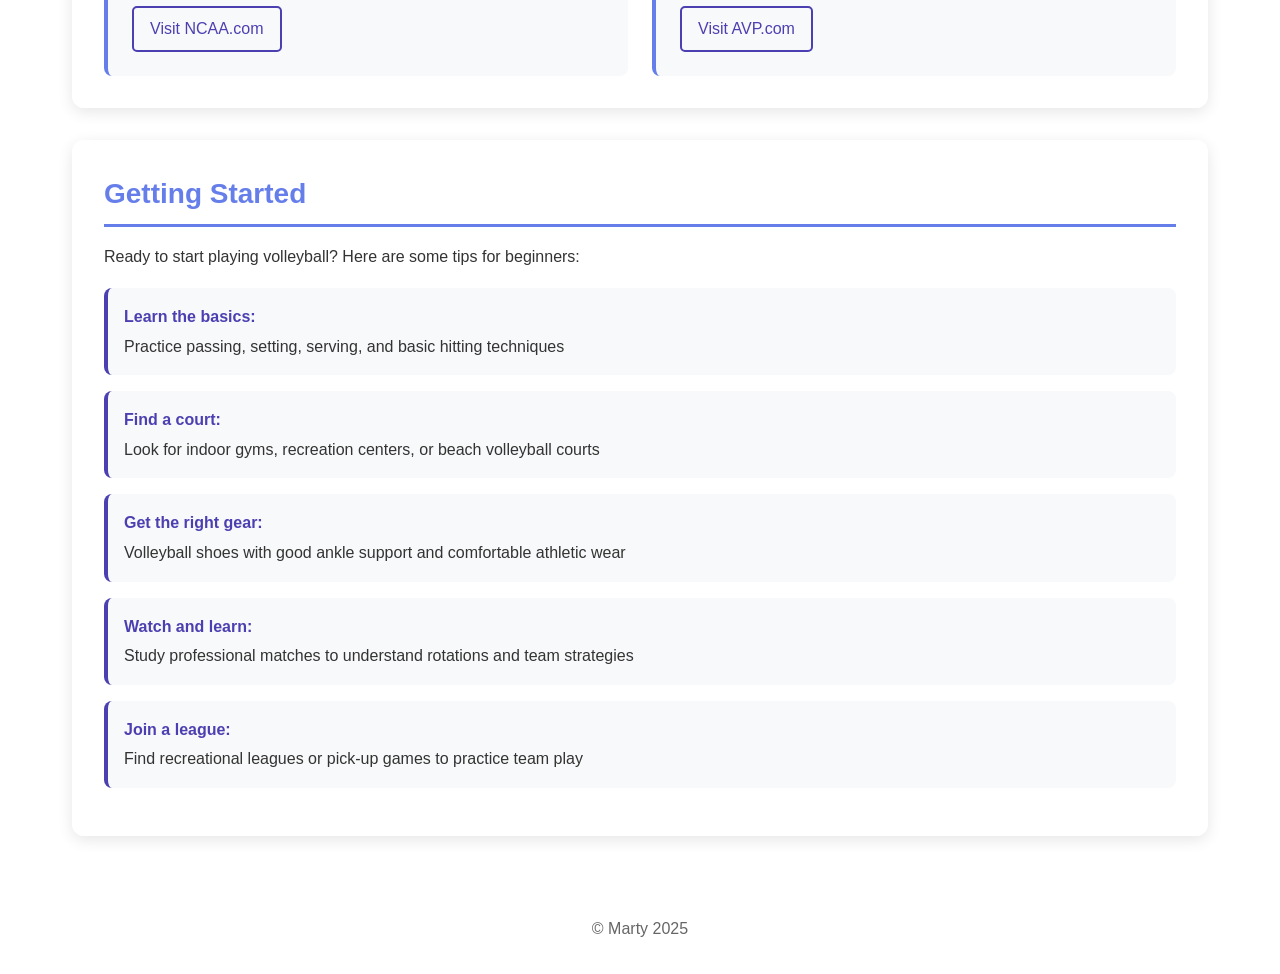
<file: volleyball.html>
<!DOCTYPE html>
<html lang="en">
<head>
    <meta charset="UTF-8">
    <meta name="viewport" content="width=device-width, initial-scale=1.0">
    <title>Volleyball - BallHub</title>
    <link rel="stylesheet" href="css/ball.css">
</head>
<body class="volleyball-page">
    <a href="#main-content" class="skip-link">Skip to Main Content</a>


    <header>
        <h1 class="site-title">BallHub</h1>
        <nav>
            <ul class="nav-menu">
                <li><a href="index.html">Home</a></li>
                <li><a href="about.html">About</a></li>
                <li><a href="sports.html">All Sports</a></li>
                <li><a href="contact.html">Contact</a></li>
            </ul>
        </nav>
    </header>


    <main id="main-content">

        <section class="page-header">
            <h2>Volleyball</h2>
            <p class="subtitle">Teamwork and agility above the net</p>
        </section>


        <section class="content-section">
            <h3>About Volleyball</h3>
            <p>Volleyball is a dynamic team sport where two teams of six players are separated by a net. The objective is to send the ball over the net and ground it on the opponent's court while preventing the same effort by the opponent. Invented by William G. Morgan in 1895 in Massachusetts, volleyball has grown into one of the most popular participation sports worldwide, played both indoors and on beaches.</p>
            <p>Teams are allowed up to three touches to return the ball across the net. A match is typically played as best of five sets, with the first four sets played to 25 points and a potential fifth set played to 15 points. A team must win by at least two points. Volleyball emphasizes quick reflexes, vertical jumping ability, teamwork, and strategic positioning.</p>
        </section>


        <section class="content-section">
            <h3>Rules & Resources</h3>
            <p>Understanding the rules is essential for enjoying and playing volleyball. Here are some helpful resources:</p>
            <ul class="resource-list">
                <li>
                    <a href="https://www.fivb.com/wp-content/uploads/2025/01/FIVB-Volleyball_Rules2025_2028-EN-v05.pdf" target="_blank" rel="noopener noreferrer">
                        FIVB Official Rules
                    </a> - International volleyball rules from the world governing body
                </li>
                <li>
                    <a href="https://usavolleyball.org/resources-for-officials/rulebooks-and-interpretations/" target="_blank" rel="noopener noreferrer">
                        USA Volleyball Rules
                    </a> - Official rules and regulations for American volleyball
                </li>
                <li>
                    <a href="https://www.ncaa.org/sports/2013/12/2/women-s-volleyball-rules-of-the-game.aspx" target="_blank" rel="noopener noreferrer">
                        NCAA Women Volleyball Rules
                    </a> - College volleyball official rules and regulations
                </li>
            </ul>
        </section>


        <section class="content-section">
            <h3>Major Leagues & Tournaments</h3>
            <p>Watch the world's best players compete in these premier volleyball competitions:</p>
            <div class="leagues-grid">
                <div class="league-card">
                    <h4>FIVB World Championship</h4>
                    <p>The premier international volleyball tournament held every four years</p>
                    <a href="https://www.fivb.com" target="_blank" rel="noopener noreferrer">Visit FIVB.com</a>
                </div>
                <div class="league-card">
                    <h4>Olympic Volleyball</h4>
                    <p>Indoor and beach volleyball competitions at the Summer Olympic Games</p>
                    <a href="https://olympics.com/en/sports/volleyball/" target="_blank" rel="noopener noreferrer">Visit Olympics.com</a>
                </div>
                <div class="league-card">
                    <h4>NCAA Volleyball</h4>
                    <p>Collegiate volleyball featuring top university teams across divisions</p>
                    <a href="https://www.ncaa.com/sports/volleyball-women/d1" target="_blank" rel="noopener noreferrer">Visit NCAA.com</a>
                </div>
                <div class="league-card">
                    <h4>AVP Tour</h4>
                    <p>Association of Volleyball Professionals - Premier beach volleyball tour</p>
                    <a href="https://www.avp.com" target="_blank" rel="noopener noreferrer">Visit AVP.com</a>
                </div>
            </div>
        </section>

        <section class="content-section">
            <h3>Getting Started</h3>
            <p>Ready to start playing volleyball? Here are some tips for beginners:</p>
            <ul class="tips-list">
                <li><strong>Learn the basics:</strong> Practice passing, setting, serving, and basic hitting techniques</li>
                <li><strong>Find a court:</strong> Look for indoor gyms, recreation centers, or beach volleyball courts</li>
                <li><strong>Get the right gear:</strong> Volleyball shoes with good ankle support and comfortable athletic wear</li>
                <li><strong>Watch and learn:</strong> Study professional matches to understand rotations and team strategies</li>
                <li><strong>Join a league:</strong> Find recreational leagues or pick-up games to practice team play</li>
            </ul>
        </section>
    </main>

    <footer>
        <p>&copy; Marty 2025</p>
    </footer>
    <script src="js/script.js"></script>
</body>
</html>
</file>
<file: css/style.css>
* {
    margin: 0;
    padding: 0;
    box-sizing: border-box;
}

body {
    font-family: 'Segoe UI', Tahoma, Geneva, Verdana, sans-serif;
    line-height: 1.6;
    color: #333;
    background: linear-gradient(135deg, #667eea 0%, #764ba2 100%);
    min-height: 100vh;
}


.skip-link {
    position: absolute;
    top: -100px;
    left: 0;
    background: #000;
    color: #fff;
    padding: 8px 16px;
    text-decoration: none;
    border-radius: 0 0 4px 0;
    z-index: 100;
}

.skip-link:focus {
    top: 0;
}


header {
    background: rgba(255, 255, 255, 0.95);
    box-shadow: 0 2px 10px rgba(0, 0, 0, 0.1);
    padding: 24px 32px;
    position: sticky;
    top: 0;
    z-index: 50;
}

.site-title {
    text-align: center;
    font-size: 40px;
    color: #667eea;
    margin-bottom: 16px;
    font-weight: bold;
    text-transform: uppercase;
    letter-spacing: 2px;
}


nav {
    max-width: 1200px;
    margin: 0 auto;
}

.nav-menu {
    display: flex;
    justify-content: center;
    gap: 32px;
    list-style: none;
    flex-wrap: wrap;
}

.nav-menu a {
    text-decoration: none;
    color: #333;
    font-weight: 500;
    padding: 8px 16px;
    border-radius: 5px;
    transition: all 0.3s ease;
}

.nav-menu a:hover,
.nav-menu a.active {
    background: #4c3fb1;
    color: white;
}


main {
    max-width: 1200px;
    margin: 32px auto;
    padding: 0 32px;
}


.intro {
    text-align: center;
    color: white;
    margin-bottom: 48px;
}

.intro h2 {
    font-size: 32px;
    margin-bottom: 8px;
}

.intro p {
    font-size: 19px;
    opacity: 0.9;
}


.sports-grid {
    display: grid;
    grid-template-columns: repeat(3, 1fr);
    gap: 32px;
    margin-bottom: 48px;
}

.sport-card {
    background: white;
    border-radius: 12px;
    padding: 24px;
    box-shadow: 0 4px 15px rgba(0, 0, 0, 0.1);
    transition: transform 0.3s ease, box-shadow 0.3s ease;
    text-align: center;
}

.sport-card:hover {
    transform: translateY(-5px);
    box-shadow: 0 8px 25px rgba(0, 0, 0, 0.2);
}

.sport-image {
    width: 100%;
    height: 200px;
    background: #f0f0f0;
    border-radius: 8px;
    margin-bottom: 16px;
    display: flex;
    align-items: center;
    justify-content: center;
    overflow: hidden;
}

.sport-image img {
    width: 100%;
    height: 100%;
    object-fit: cover;
}

.sport-card h3 {
    font-size: 24px;
    color: #333;
    margin-bottom: 8px;
}


.coming-soon {
    background: linear-gradient(135deg, #f5f7fa 0%, #c3cfe2 100%);
    border: 2px dashed #667eea;
}

.placeholder {
    font-size: 64px;
    color: #667eea;
    font-weight: bold;
}

.dev-note {
    color: #666;
    font-style: italic;
    margin-top: 8px;
}


footer {
    background: rgba(255, 255, 255, 0.95);
    text-align: center;
    padding: 32px;
    margin-top: 48px;
}

footer p {
    color: #666;
    font-size: 16px;
}

.back-to-top {
    position: fixed;
    bottom: 30px;
    right: 30px;
    width: 50px;
    height: 50px;
    background: #4c3fb1;
    color: white;
    border: none;
    border-radius: 50%;
    font-size: 24px;
    cursor: pointer;
    opacity: 0;
    visibility: hidden;
    transition: all 0.3s ease;
    box-shadow: 0 4px 12px rgba(0, 0, 0, 0.3);
    z-index: 1000;
}

.back-to-top:hover {
    background: #3d2f8f;
    transform: translateY(-5px);
}

.back-to-top.show {
    opacity: 1;
    visibility: visible;
}


@media (max-width: 768px) {
    .sports-grid {
        grid-template-columns: repeat(2, 1fr);
        gap: 24px;
    }

    .site-title {
        font-size: 32px;
    }

    .nav-menu {
        gap: 16px;
    }

    .intro h2 {
        font-size: 24px;
    }

    .sport-image {
        height: 150px;
    }
}

@media (max-width: 480px) {
    .sports-grid {
        grid-template-columns: 1fr;
    }

    main {
        padding: 0 16px;
    }

    .nav-menu {
        flex-direction: column;
        gap: 8px;
    }
}
</file>
<file: css/ball.css>
* {
    margin: 0;
    padding: 0;
    box-sizing: border-box;
}

body {
    font-family: 'Segoe UI', Tahoma, Geneva, Verdana, sans-serif;
    line-height: 1.6;
    color: #333;
    background: linear-gradient(135deg, #667eea 0%, #764ba2 100%);
    min-height: 100vh;
}

body.basketball-page {
    background: url('../image/basketball2.jpg');
    background-size: cover;
    background-repeat: no-repeat;
    background-attachment: fixed;
}

body.soccer-page {
    background: url('../image/soccer1.jpg');
    background-size: cover;
    background-repeat: no-repeat;
    background-attachment: fixed;
}

body.football-page {
    background: url('../image/football2.jpg');
    background-size: cover;
    background-repeat: no-repeat;
    background-attachment: fixed;
}

body.tennis-page {
    background: url('../image/tennis2.jpg');
    background-size: cover;
    background-repeat: no-repeat;
    background-attachment: fixed;
}

body.volleyball-page {
    background: url('../image/volleyball3.jpg');
    background-size: cover;
    background-repeat: no-repeat;
    background-attachment: fixed;
}




.skip-link {
    position: absolute;
    top: -100px;
    left: 0;
    background: #000;
    color: #fff;
    padding: 8px 16px;
    text-decoration: none;
    border-radius: 0 0 4px 0;
    z-index: 100;
}

.skip-link:focus {
    top: 0;
}


header {
    background: rgba(255, 255, 255, 0.95);
    box-shadow: 0 2px 10px rgba(0, 0, 0, 0.1);
    padding: 24px 32px;
    position: sticky;
    top: 0;
    z-index: 50;
}

.site-title {
    text-align: center;
    font-size: 40px;
    color: #667eea;
    margin-bottom: 16px;
    font-weight: bold;
    text-transform: uppercase;
    letter-spacing: 2px;
}


nav {
    max-width: 1200px;
    margin: 0 auto;
}

.nav-menu {
    display: flex;
    justify-content: center;
    gap: 32px;
    list-style: none;
    flex-wrap: wrap;
}

.nav-menu a {
    text-decoration: none;
    color: #333;
    font-weight: 500;
    padding: 8px 16px;
    border-radius: 5px;
    transition: all 0.3s ease;
}

.nav-menu a:hover,
.nav-menu a.active {
    background: #4c3fb1;
    color: white;
}


main {
    max-width: 1200px;
    margin: 32px auto;
    padding: 0 32px;
}


.page-header {
    text-align: center;
    color: white;
    margin-bottom: 48px;
    padding: 24px;
    background: rgba(255, 255, 255, 0.1);
    border-radius: 12px;
    backdrop-filter: blur(10px);
}

.page-header h2 {
    font-size: 48px;
    margin-bottom: 8px;
    font-weight: bold;
}

.subtitle {
    font-size: 20px;
    opacity: 0.9;
    font-style: italic;
}


.content-section {
    background: rgba(255, 255, 255, 0.8);
    padding: 32px;
    margin-bottom: 32px;
    border-radius: 12px;
    box-shadow: 0 4px 15px rgba(0, 0, 0, 0.1);
}

.content-section h3 {
    font-size: 28px;
    color: #667eea;
    margin-bottom: 16px;
    border-bottom: 3px solid #667eea;
    padding-bottom: 8px;
}

.content-section p {
    margin-bottom: 16px;
    font-size: 16px;
    line-height: 1.8;
}


.resource-list {
    list-style: none;
    padding-left: 0;
}

.resource-list li {
    margin-bottom: 16px;
    padding-left: 24px;
    position: relative;
}

.resource-list li:before {
    content: "→";
    position: absolute;
    left: 0;
    color: #667eea;
    font-weight: bold;
}

.resource-list a {
    color: #667eea;
    text-decoration: none;
    font-weight: 500;
    transition: color 0.3s ease;
}

.resource-list a:hover {
    color: #764ba2;
    text-decoration: underline;
}


.leagues-grid {
    display: grid;
    grid-template-columns: repeat(2, 1fr);
    gap: 24px;
    margin-top: 24px;
}

.league-card {
    background: #f8f9fa;
    padding: 24px;
    border-radius: 8px;
    border-left: 4px solid #667eea;
    transition: transform 0.3s ease, box-shadow 0.3s ease;
}

.league-card:hover {
    transform: translateX(5px);
    box-shadow: 0 4px 12px rgba(0, 0, 0, 0.1);
}

.league-card h4 {
    font-size: 22px;
    color: #4c3fb1;
    margin-bottom: 12px;
}

.league-card p {
    font-size: 15px;
    color: #666;
    margin-bottom: 12px;
}

.league-card a {
    display: inline-block;
    color: #4c3fb1;
    text-decoration: none;
    font-weight: 500;
    padding: 8px 16px;
    border: 2px solid #4c3fb1;
    border-radius: 5px;
    transition: all 0.3s ease;
}

.league-card a:hover {
    background: #4c3fb1;
    color: white;
}


.tips-list {
    list-style: none;
    padding-left: 0;
}

.tips-list li {
    margin-bottom: 16px;
    padding: 16px;
    background: #f8f9fa;
    border-radius: 8px;
    border-left: 4px solid #4c3fb1;
}

.tips-list strong {
    color: #4c3fb1;
    display: block;
    margin-bottom: 4px;
}


footer {
    background: rgba(255, 255, 255, 0.95);
    text-align: center;
    padding: 32px;
    margin-top: 48px;
}

footer p {
    color: #666;
    font-size: 16px;
}

.back-to-top {
    position: fixed;
    bottom: 30px;
    right: 30px;
    width: 50px;
    height: 50px;
    background: #4c3fb1;
    color: white;
    border: none;
    border-radius: 50%;
    font-size: 24px;
    cursor: pointer;
    opacity: 0;
    visibility: hidden;
    transition: all 0.3s ease;
    box-shadow: 0 4px 12px rgba(0, 0, 0, 0.3);
    z-index: 1000;
}

.back-to-top:hover {
    background: #3d2f8f;
    transform: translateY(-5px);
}

.back-to-top.show {
    opacity: 1;
    visibility: visible;
}


@media (max-width: 768px) {
    .site-title {
        font-size: 32px;
    }

    .nav-menu {
        gap: 16px;
    }

    .page-header h2 {
        font-size: 36px;
    }

    .content-section {
        padding: 24px;
    }

    .content-section h3 {
        font-size: 24px;
    }

    .leagues-grid {
        grid-template-columns: 1fr;
    }
}

@media (max-width: 480px) {
    main {
        padding: 0 16px;
    }

    .nav-menu {
        flex-direction: column;
        gap: 8px;
    }

    .page-header h2 {
        font-size: 28px;
    }

    .content-section {
        padding: 16px;
    }

    .subtitle {
        font-size: 16px;
    }
}
</file>
